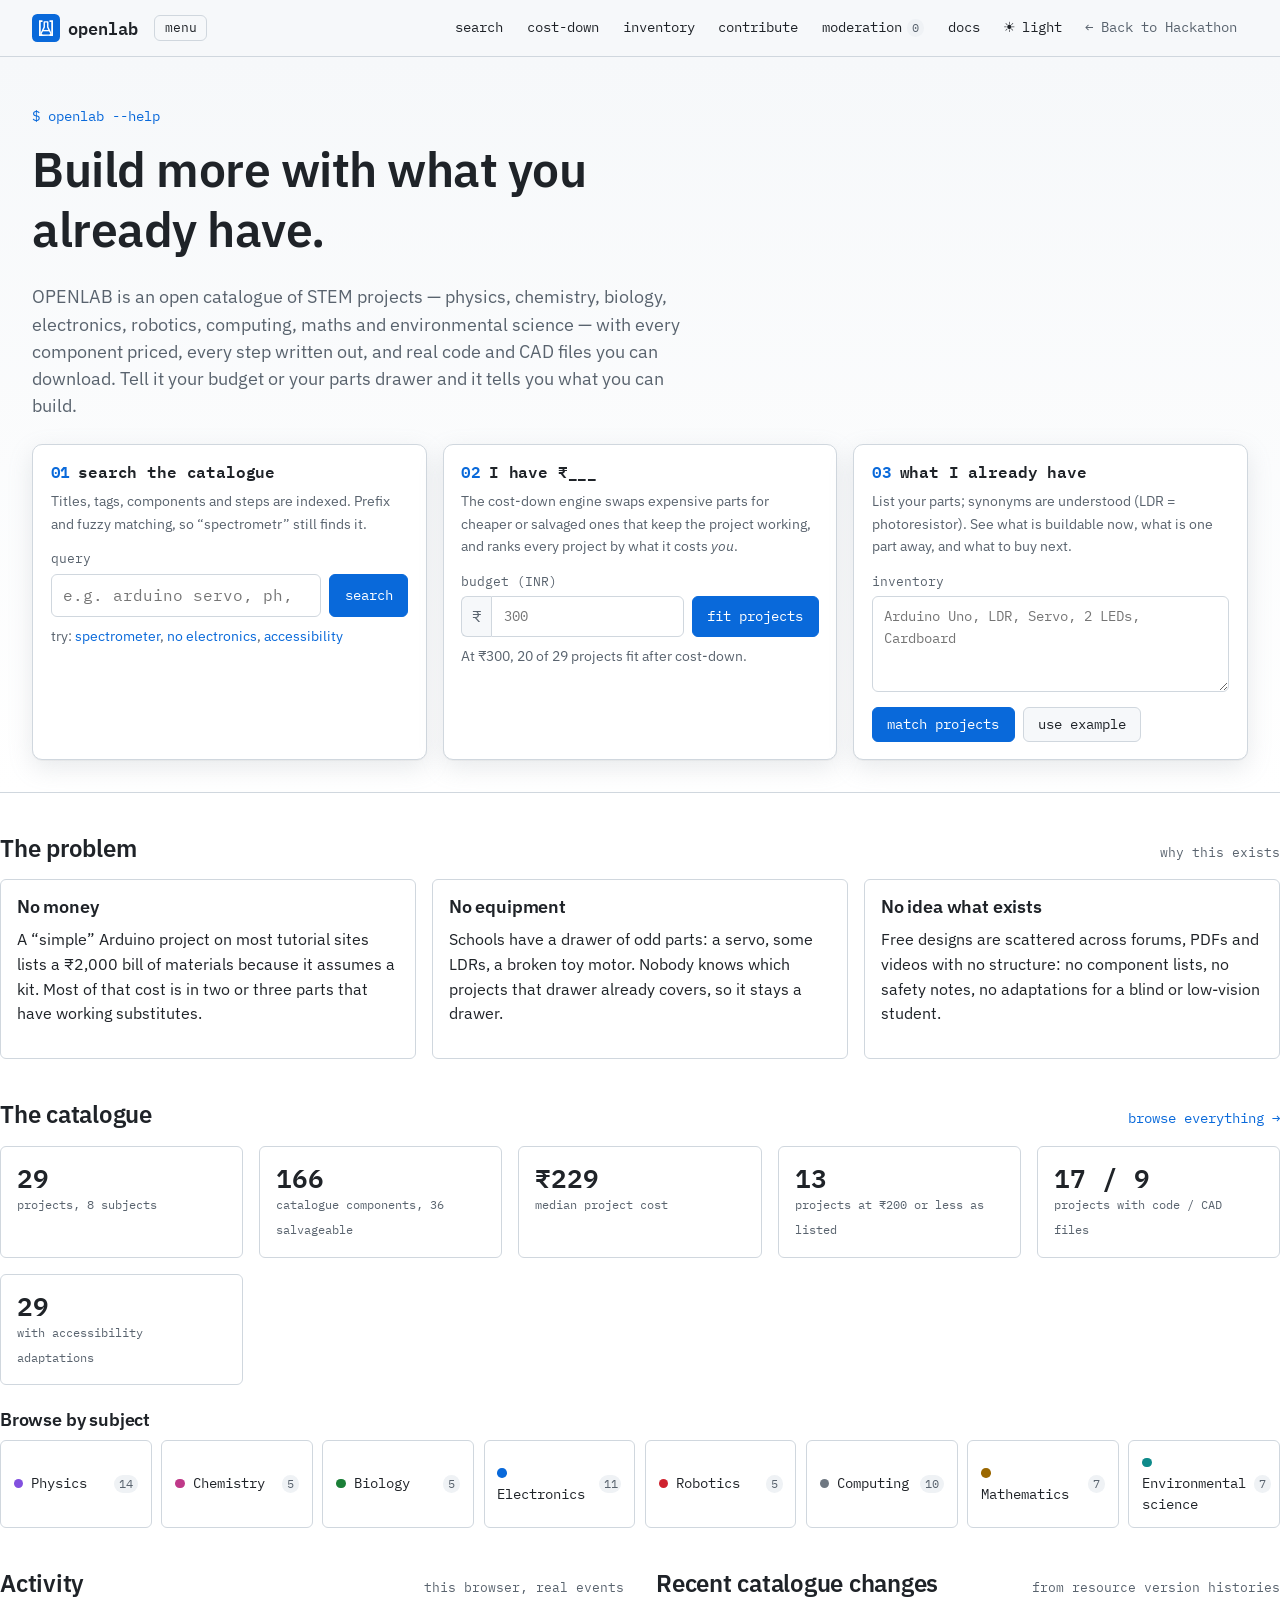
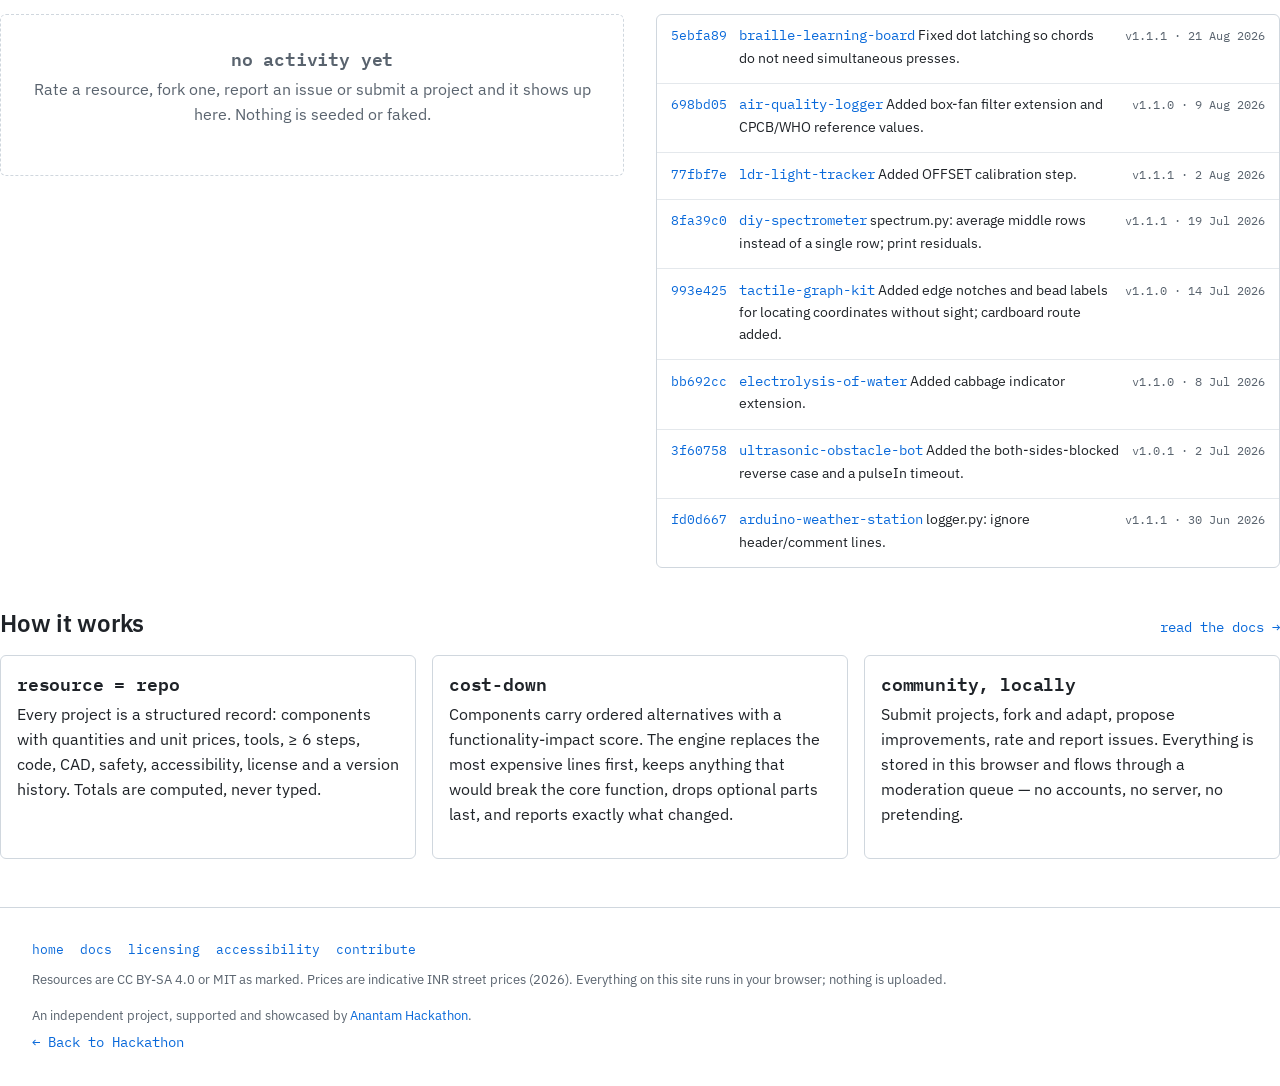
<file: index.html>
<!DOCTYPE html>
<html lang="en">
<head>
<meta charset="utf-8">
<meta name="viewport" content="width=device-width, initial-scale=1">
<title>OPENLAB — Build more with what you already have</title>
<meta name="description" content="An open STEM resource ecosystem: a searchable database of low-cost projects with components, code, CAD and safety notes, a cost-down engine that fits any project to your budget, and an inventory mode that shows what you can build right now.">
<link rel="canonical" href="https://anantamracing.com/hackathon/openlab/">
<meta name="theme-color" content="#f6f8fa">
<meta property="og:title" content="OPENLAB — Build more with what you already have">
<meta property="og:description" content="Open STEM projects with real components, code and CAD. Enter your budget or your parts drawer and see what you can build.">
<link rel="icon" type="image/svg+xml" href="favicon.svg">
<link rel="preconnect" href="https://fonts.googleapis.com">
<link rel="preconnect" href="https://fonts.gstatic.com" crossorigin>
<link href="https://fonts.googleapis.com/css2?family=IBM+Plex+Mono:wght@400;500;600&family=IBM+Plex+Sans:wght@400;500;600&display=swap" rel="stylesheet">
<link rel="stylesheet" href="openlab.css?v=3">
<script>try{var t=JSON.parse(localStorage.getItem('openlab:v1')||'{}').theme;if(!t)t=matchMedia('(prefers-color-scheme: dark)').matches?'dark':'light';document.documentElement.setAttribute('data-theme',t)}catch(e){}</script>
</head>
<body>
<main id="main">
  <section class="hero">
    <div class="wrap">
      <p class="tagline">$ openlab --help</p>
      <h1>Build more with what you already have.</h1>
      <p class="lede">OPENLAB is an open catalogue of STEM projects — physics, chemistry, biology, electronics, robotics, computing, maths and environmental science — with every component priced, every step written out, and real code and CAD files you can download. Tell it your budget or your parts drawer and it tells you what you can build.</p>
      <div class="entry-grid">
        <form class="entry" action="search/" method="get" id="entry-search">
          <h2><span class="n">01</span> search the catalogue</h2>
          <p>Titles, tags, components and steps are indexed. Prefix and fuzzy matching, so “spectrometr” still finds it.</p>
          <label class="lbl" for="q">query</label>
          <div class="search-box"><input class="input" id="q" name="q" type="search" placeholder="e.g. arduino servo, ph, robot" autocomplete="off"><button class="btn btn-primary" type="submit">search</button></div>
          <p class="xs subtle" style="margin:.5rem 0 0" id="search-hints"></p>
        </form>
        <form class="entry" action="costdown/" method="get" id="entry-budget">
          <h2><span class="n">02</span> I have ₹___</h2>
          <p>The cost-down engine swaps expensive parts for cheaper or salvaged ones that keep the project working, and ranks every project by what it costs <em>you</em>.</p>
          <label class="lbl" for="budget">budget (INR)</label>
          <div class="search-box"><div class="input-prefix" style="flex:1"><span>₹</span><input class="input mono" id="budget" name="budget" type="number" min="0" step="10" placeholder="300" inputmode="numeric"></div><button class="btn btn-primary" type="submit">fit projects</button></div>
          <p class="xs subtle" style="margin:.5rem 0 0" id="budget-hint"></p>
        </form>
        <form class="entry" action="inventory/" method="get" id="entry-inventory">
          <h2><span class="n">03</span> what I already have</h2>
          <p>List your parts; synonyms are understood (LDR = photoresistor). See what is buildable now, what is one part away, and what to buy next.</p>
          <label class="lbl" for="have">inventory</label>
          <textarea class="input mono" id="have" name="have" rows="2" placeholder="Arduino Uno, LDR, Servo, 2 LEDs, Cardboard"></textarea>
          <div class="row" style="margin-top:.5rem"><button class="btn btn-primary" type="submit">match projects</button><button class="btn" type="button" id="use-example">use example</button></div>
        </form>
      </div>
    </div>
  </section>

  <section class="section wrap">
    <div class="section-head"><h2>The problem</h2><span class="mono xs muted">why this exists</span></div>
    <div class="problem-grid">
      <div class="card"><h3>No money</h3><p>A “simple” Arduino project on most tutorial sites lists a ₹2,000 bill of materials because it assumes a kit. Most of that cost is in two or three parts that have working substitutes.</p></div>
      <div class="card"><h3>No equipment</h3><p>Schools have a drawer of odd parts: a servo, some LDRs, a broken toy motor. Nobody knows which projects that drawer already covers, so it stays a drawer.</p></div>
      <div class="card"><h3>No idea what exists</h3><p>Free designs are scattered across forums, PDFs and videos with no structure: no component lists, no safety notes, no adaptations for a blind or low-vision student.</p></div>
    </div>
  </section>

  <section class="section wrap">
    <div class="section-head"><h2>The catalogue</h2><a class="mono small" href="search/">browse everything →</a></div>
    <div class="grid-3" id="stats" aria-live="polite"></div>
    <h3 style="margin-top:1.5rem">Browse by subject</h3>
    <div class="subject-grid" id="subjects"></div>
  </section>

  <section class="section wrap">
    <div class="layout-sidebar" style="grid-template-columns: minmax(0,1fr) minmax(0,1fr)">
      <div>
        <div class="section-head"><h2>Activity</h2><span class="mono xs muted">this browser, real events</span></div>
        <div id="activity"></div>
      </div>
      <div>
        <div class="section-head"><h2>Recent catalogue changes</h2><span class="mono xs muted">from resource version histories</span></div>
        <ul class="commit-list" id="changelog"></ul>
      </div>
    </div>
  </section>

  <section class="section wrap">
    <div class="section-head"><h2>How it works</h2><a class="mono small" href="docs/">read the docs →</a></div>
    <div class="grid-3">
      <div class="card"><h3 class="mono">resource = repo</h3><p>Every project is a structured record: components with quantities and unit prices, tools, ≥ 6 steps, code, CAD, safety, accessibility, license and a version history. Totals are computed, never typed.</p></div>
      <div class="card"><h3 class="mono">cost-down</h3><p>Components carry ordered alternatives with a functionality-impact score. The engine replaces the most expensive lines first, keeps anything that would break the core function, drops optional parts last, and reports exactly what changed.</p></div>
      <div class="card"><h3 class="mono">community, locally</h3><p>Submit projects, fork and adapt, propose improvements, rate and report issues. Everything is stored in this browser and flows through a moderation queue — no accounts, no server, no pretending.</p></div>
    </div>
  </section>
</main>
<script type="module" src="js/pages/home.js"></script>
</body>
</html>
</file>
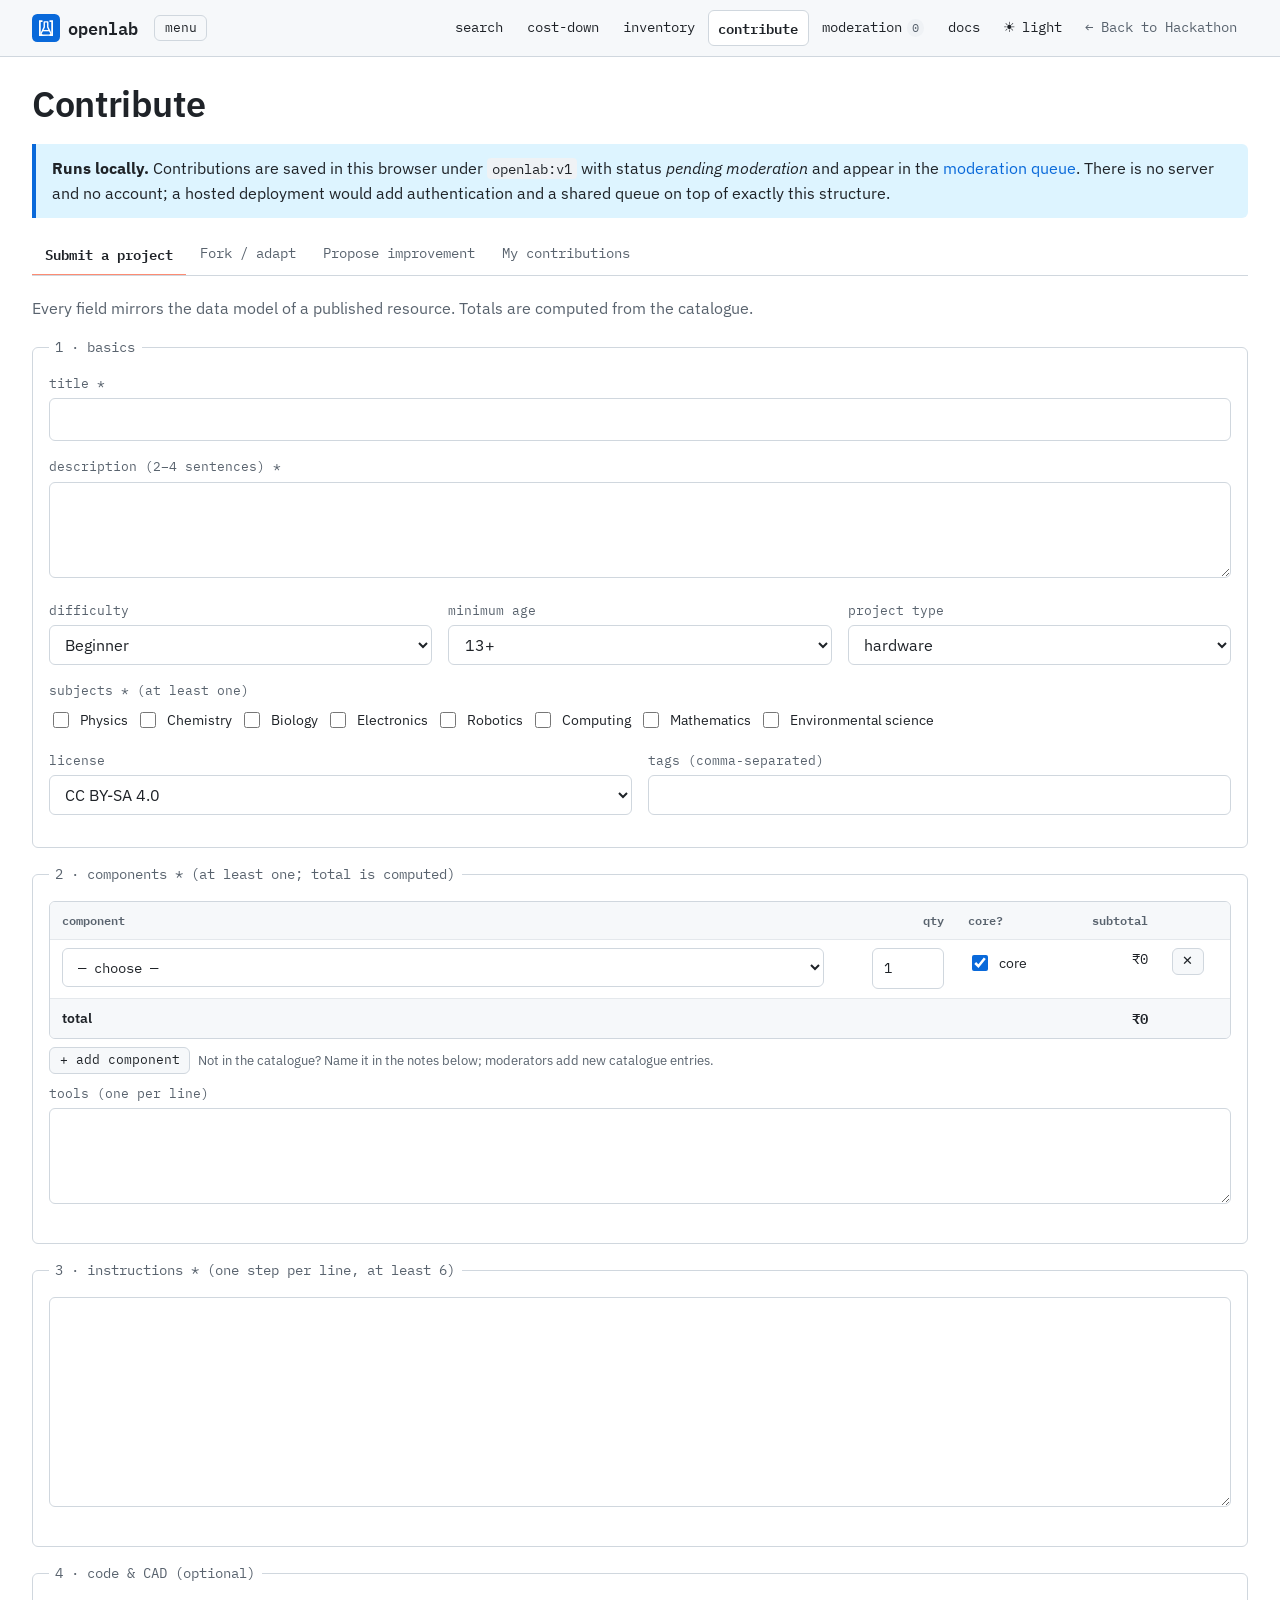
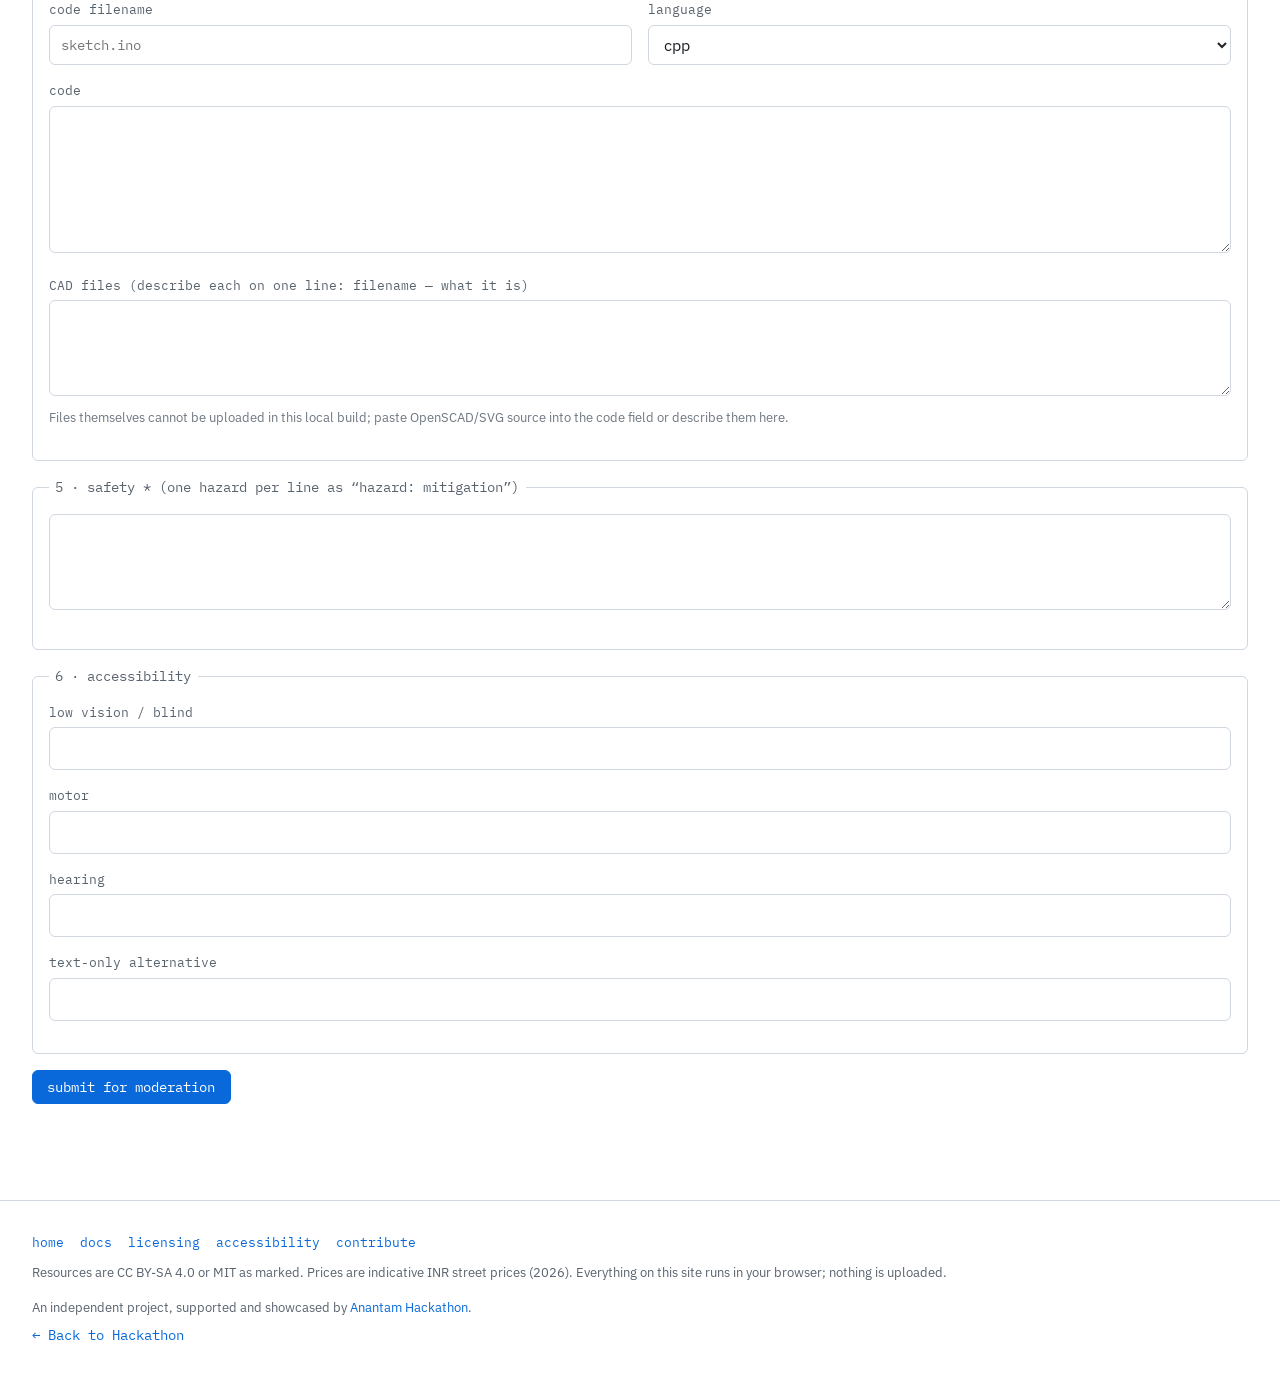
<file: contribute/index.html>
<!DOCTYPE html>
<html lang="en">
<head>
<meta charset="utf-8">
<meta name="viewport" content="width=device-width, initial-scale=1">
<title>Contribute — OPENLAB</title>
<meta name="description" content="Submit a new STEM project, fork and adapt an existing one, or propose improvements. Contributions are stored locally and queued for moderation.">
<link rel="canonical" href="https://anantamracing.com/hackathon/openlab/contribute/">
<meta name="theme-color" content="#f6f8fa">
<meta property="og:title" content="Contribute — OPENLAB">
<meta property="og:description" content="Submit, fork or improve open STEM projects.">
<link rel="icon" type="image/svg+xml" href="../favicon.svg">
<link rel="preconnect" href="https://fonts.googleapis.com">
<link rel="preconnect" href="https://fonts.gstatic.com" crossorigin>
<link href="https://fonts.googleapis.com/css2?family=IBM+Plex+Mono:wght@400;500;600&family=IBM+Plex+Sans:wght@400;500;600&display=swap" rel="stylesheet">
<link rel="stylesheet" href="../openlab.css?v=3">
<script>try{var t=JSON.parse(localStorage.getItem('openlab:v1')||'{}').theme;if(!t)t=matchMedia('(prefers-color-scheme: dark)').matches?'dark':'light';document.documentElement.setAttribute('data-theme',t)}catch(e){}</script>
</head>
<body>
<main id="main" class="wrap page">
  <h1>Contribute</h1>
  <div class="callout"><strong>Runs locally.</strong> Contributions are saved in this browser under <code>openlab:v1</code> with status <em>pending moderation</em> and appear in the <a href="../moderation/">moderation queue</a>. There is no server and no account; a hosted deployment would add authentication and a shared queue on top of exactly this structure.</div>
  <div class="tabs" role="tablist" aria-label="Contribution type" id="mode-tabs">
    <button role="tab" id="tab-new" aria-controls="panel-new" aria-selected="true">Submit a project</button>
    <button role="tab" id="tab-fork" aria-controls="panel-fork" aria-selected="false" tabindex="-1">Fork / adapt</button>
    <button role="tab" id="tab-improve" aria-controls="panel-improve" aria-selected="false" tabindex="-1">Propose improvement</button>
    <button role="tab" id="tab-mine" aria-controls="panel-mine" aria-selected="false" tabindex="-1">My contributions</button>
  </div>
  <div role="tabpanel" id="panel-new" aria-labelledby="tab-new"></div>
  <div role="tabpanel" id="panel-fork" aria-labelledby="tab-fork" hidden></div>
  <div role="tabpanel" id="panel-improve" aria-labelledby="tab-improve" hidden></div>
  <div role="tabpanel" id="panel-mine" aria-labelledby="tab-mine" hidden></div>
</main>
<script type="module" src="../js/pages/contribute.js"></script>
</body>
</html>
</file>
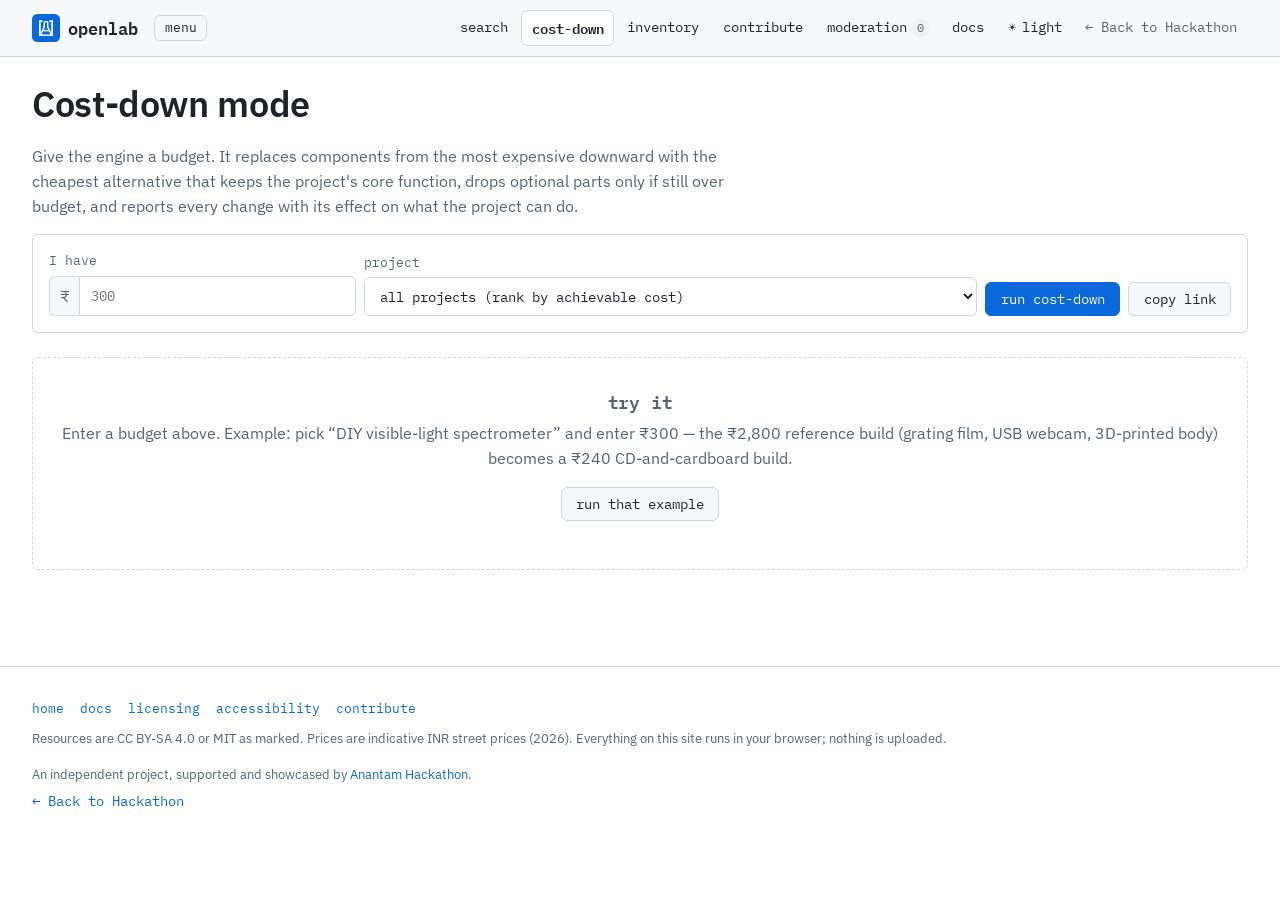
<file: costdown/index.html>
<!DOCTYPE html>
<html lang="en">
<head>
<meta charset="utf-8">
<meta name="viewport" content="width=device-width, initial-scale=1">
<title>Cost-down — OPENLAB</title>
<meta name="description" content="Enter a budget in rupees. OPENLAB's cost-down engine substitutes cheaper or salvaged components that keep each project working and shows exactly what changes.">
<link rel="canonical" href="https://anantamracing.com/hackathon/openlab/costdown/">
<meta name="theme-color" content="#f6f8fa">
<meta property="og:title" content="Cost-down — OPENLAB">
<meta property="og:description" content="Fit any STEM project to your budget with transparent component substitutions.">
<link rel="icon" type="image/svg+xml" href="../favicon.svg">
<link rel="preconnect" href="https://fonts.googleapis.com">
<link rel="preconnect" href="https://fonts.gstatic.com" crossorigin>
<link href="https://fonts.googleapis.com/css2?family=IBM+Plex+Mono:wght@400;500;600&family=IBM+Plex+Sans:wght@400;500;600&display=swap" rel="stylesheet">
<link rel="stylesheet" href="../openlab.css?v=3">
<script>try{var t=JSON.parse(localStorage.getItem('openlab:v1')||'{}').theme;if(!t)t=matchMedia('(prefers-color-scheme: dark)').matches?'dark':'light';document.documentElement.setAttribute('data-theme',t)}catch(e){}</script>
</head>
<body>
<main id="main" class="wrap page">
  <h1>Cost-down mode</h1>
  <p class="muted" style="max-width:70ch">Give the engine a budget. It replaces components from the most expensive downward with the cheapest alternative that keeps the project's core function, drops optional parts only if still over budget, and reports every change with its effect on what the project can do.</p>
  <form id="budget-form" class="box" style="margin-bottom:1.5rem"><div class="box-body row" style="align-items:flex-end">
    <div style="flex:1;min-width:200px"><label class="lbl" for="budget">I have</label><div class="input-prefix"><span>₹</span><input class="input mono" id="budget" type="number" min="0" step="10" inputmode="numeric" placeholder="300" required></div></div>
    <div style="flex:2;min-width:220px"><label class="lbl" for="project">project</label><select class="input mono" id="project"><option value="">all projects (rank by achievable cost)</option></select></div>
    <button class="btn btn-primary" type="submit">run cost-down</button>
    <button class="btn" type="button" id="share">copy link</button>
  </div></form>
  <div id="out" aria-live="polite"></div>
</main>
<script type="module" src="../js/pages/costdown.js"></script>
</body>
</html>
</file>
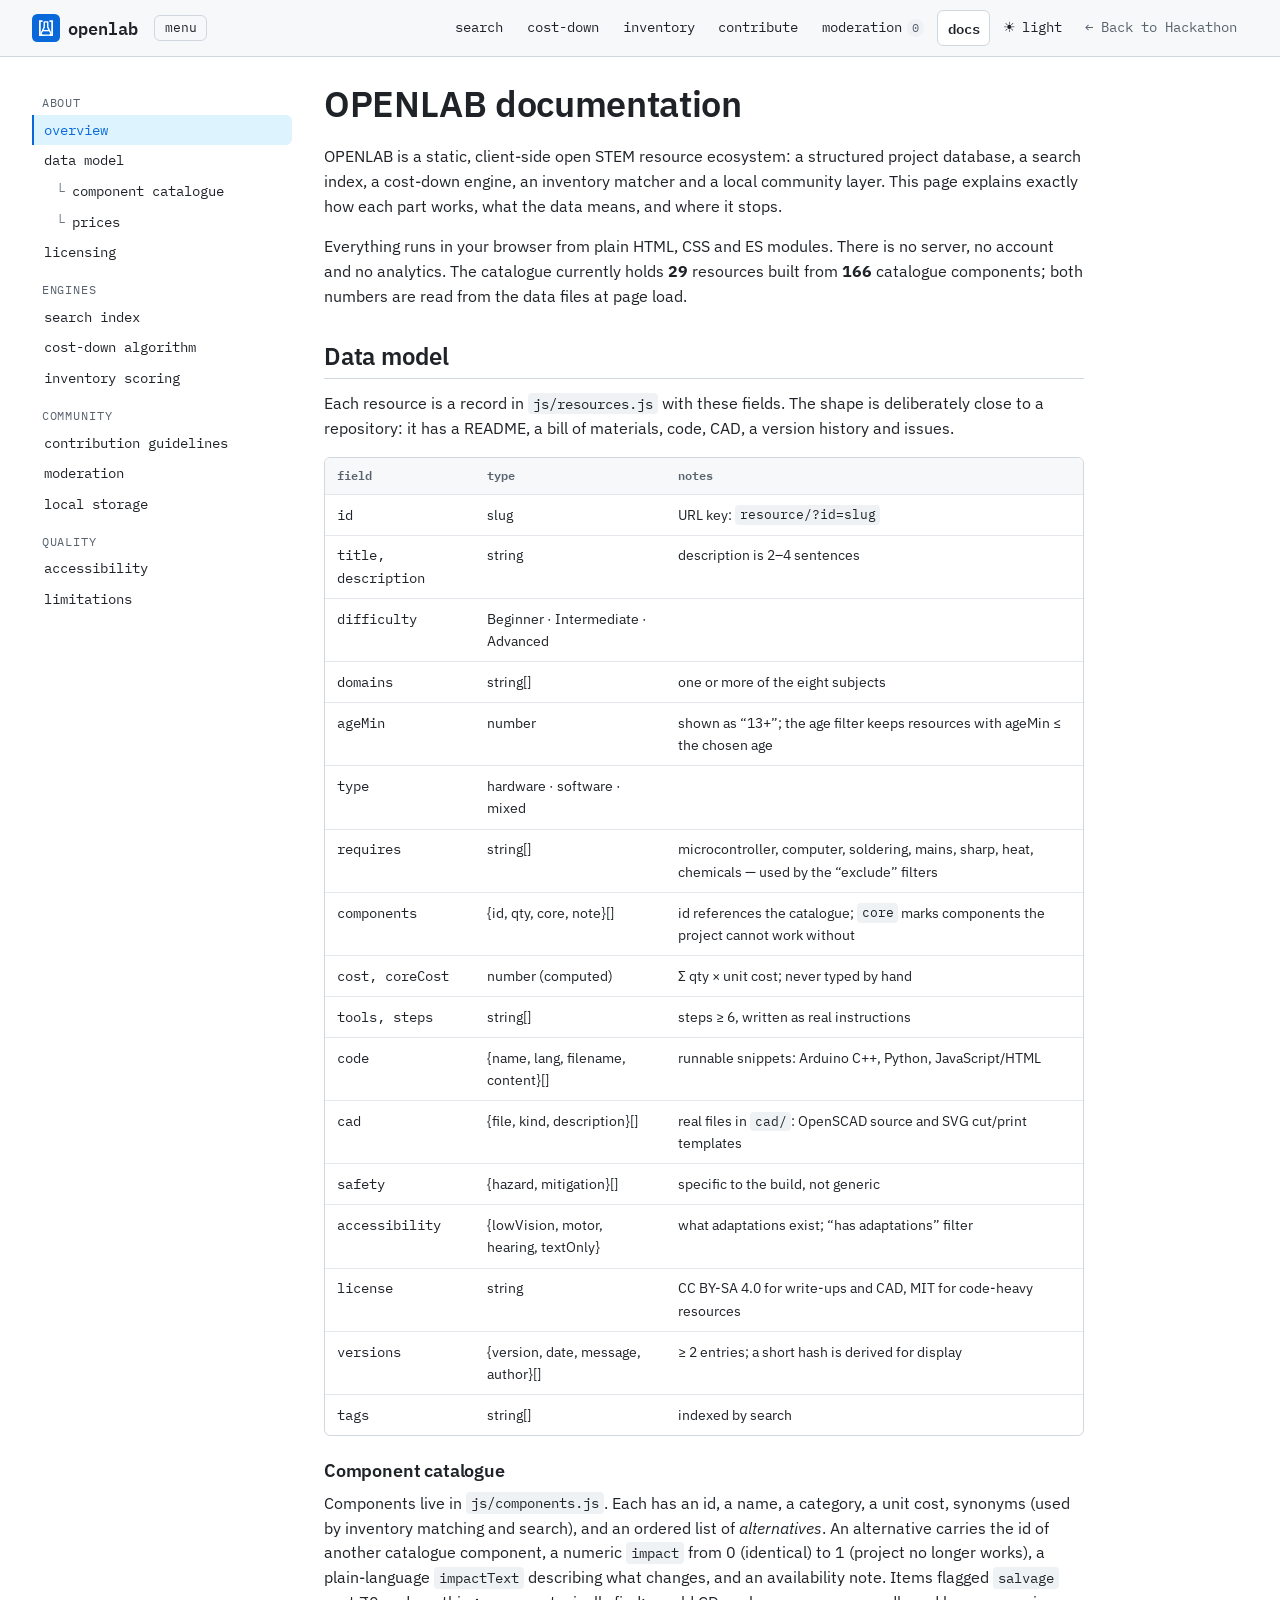
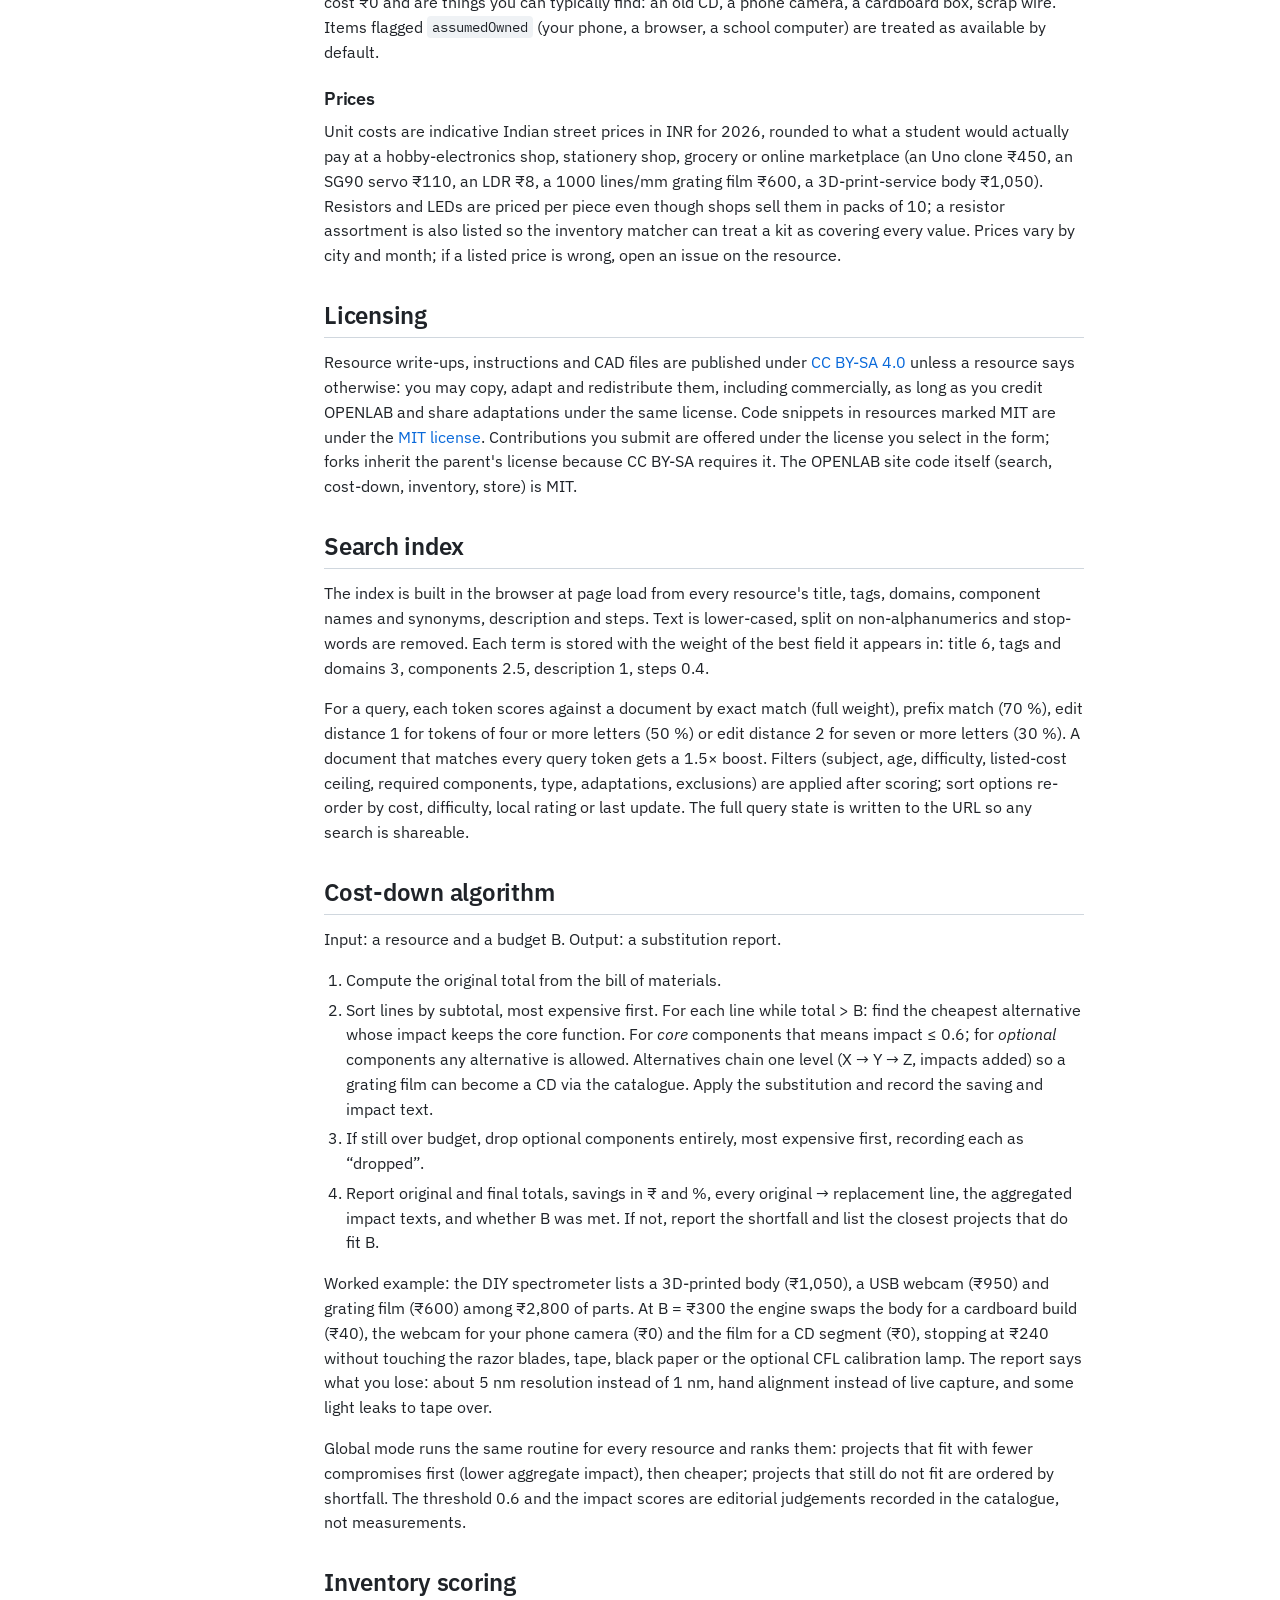
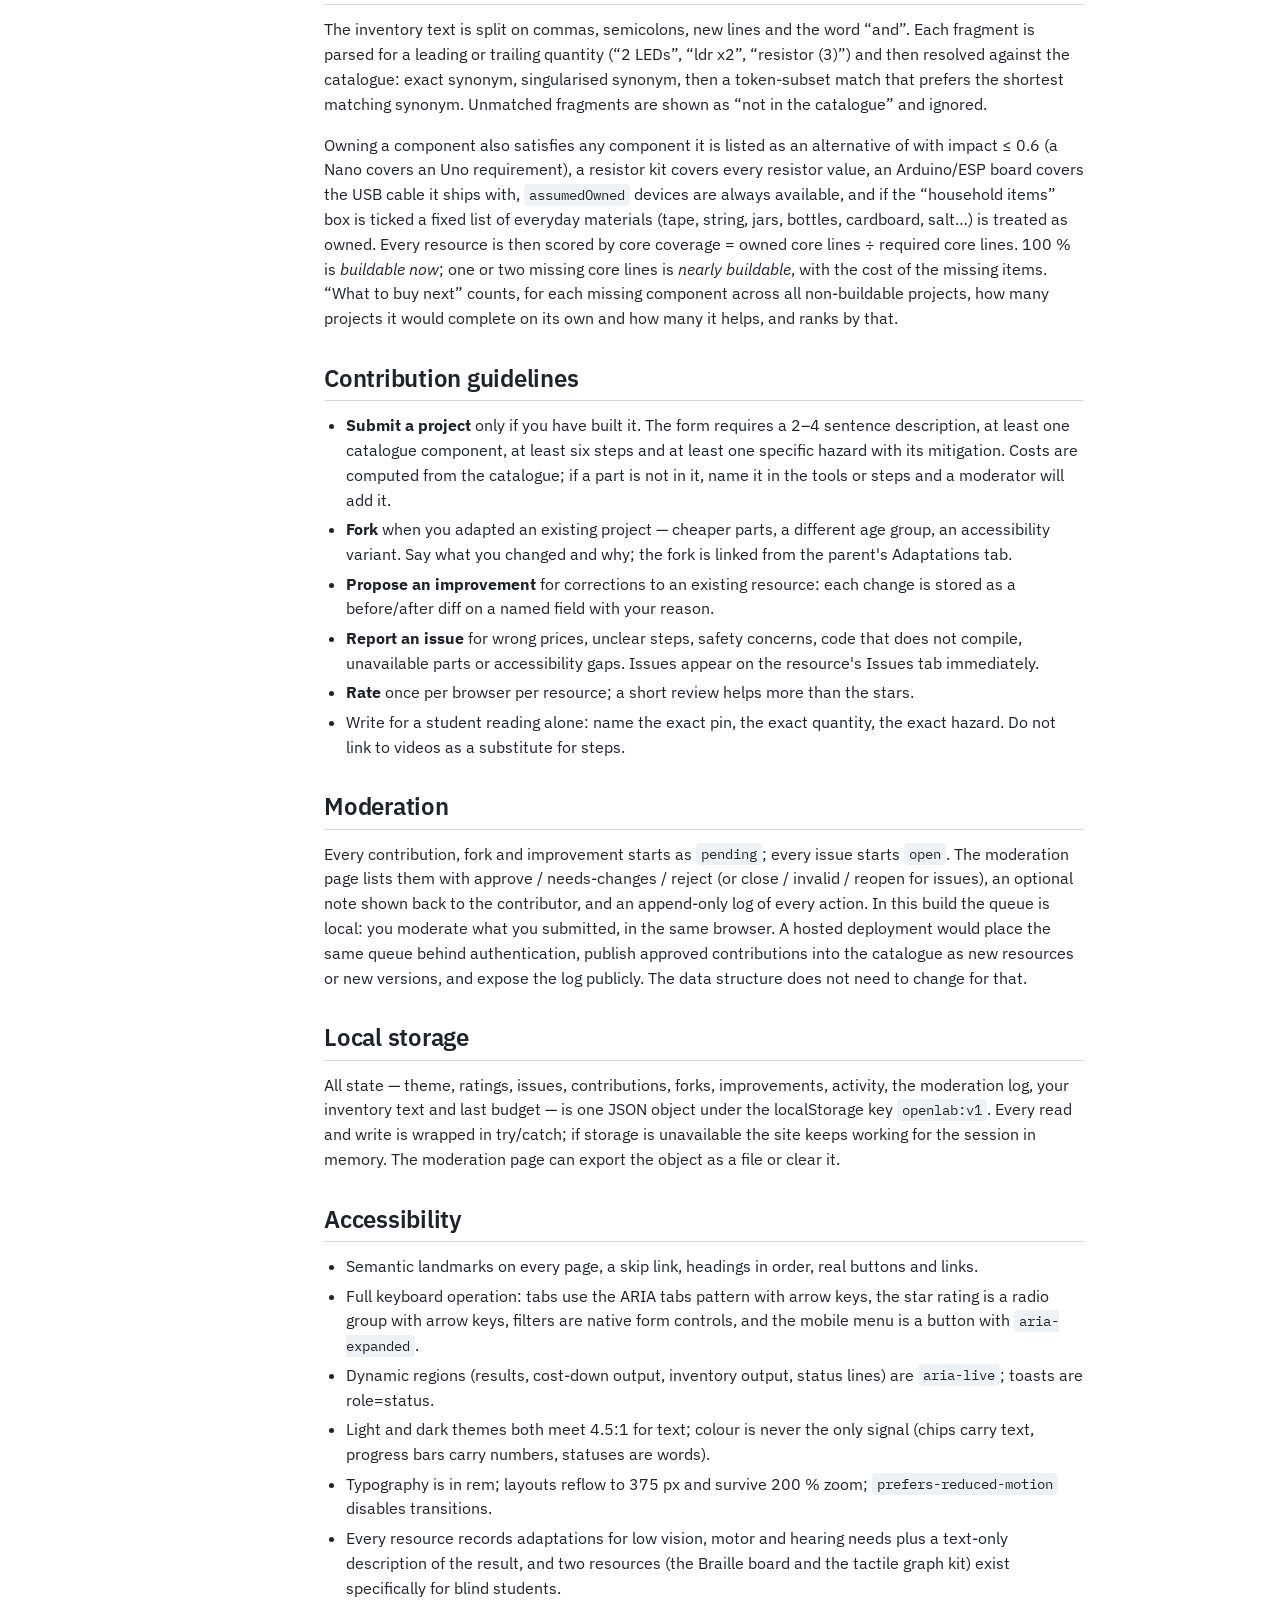
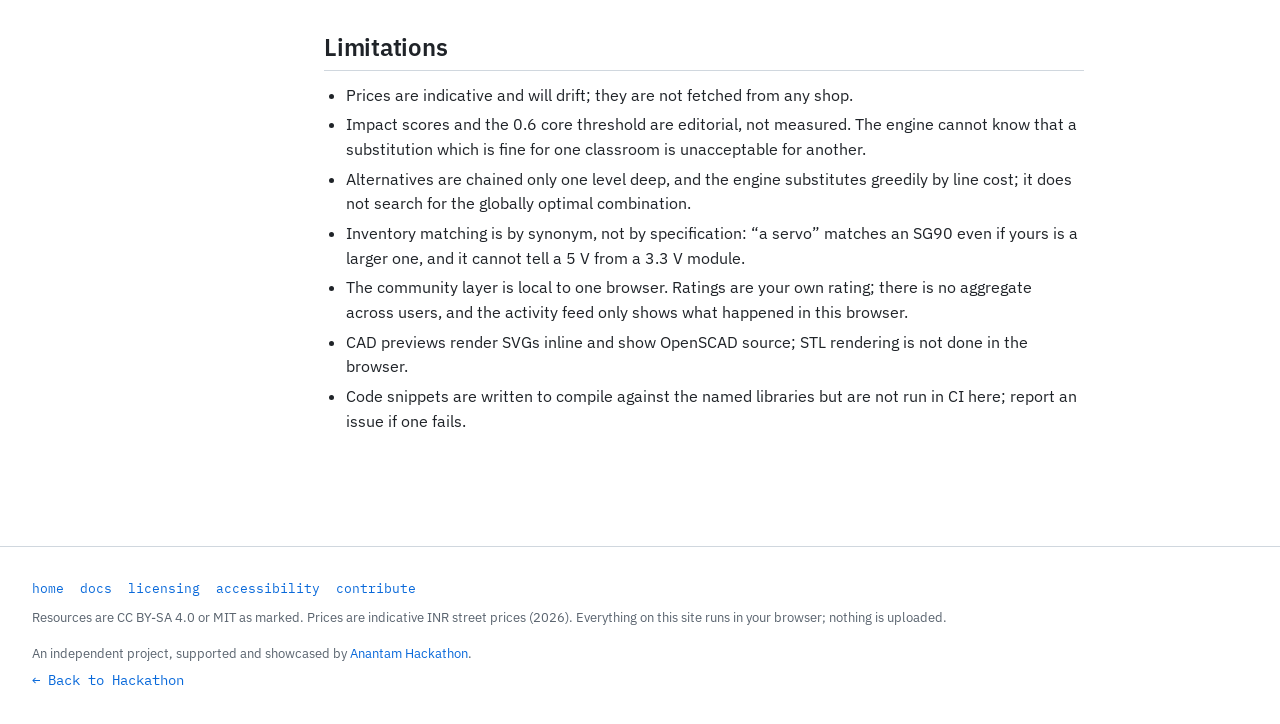
<file: docs/index.html>
<!DOCTYPE html>
<html lang="en">
<head>
<meta charset="utf-8">
<meta name="viewport" content="width=device-width, initial-scale=1">
<title>Docs — OPENLAB</title>
<meta name="description" content="How OPENLAB works: the resource data model, licensing, the search index, the cost-down algorithm, inventory scoring, contribution guidelines, moderation, accessibility and known limitations.">
<link rel="canonical" href="https://anantamracing.com/hackathon/openlab/docs/">
<meta name="theme-color" content="#f6f8fa">
<meta property="og:title" content="Docs — OPENLAB">
<meta property="og:description" content="Data model, algorithms, licensing, accessibility and limitations of OPENLAB.">
<link rel="icon" type="image/svg+xml" href="../favicon.svg">
<link rel="preconnect" href="https://fonts.googleapis.com">
<link rel="preconnect" href="https://fonts.gstatic.com" crossorigin>
<link href="https://fonts.googleapis.com/css2?family=IBM+Plex+Mono:wght@400;500;600&family=IBM+Plex+Sans:wght@400;500;600&display=swap" rel="stylesheet">
<link rel="stylesheet" href="../openlab.css?v=3">
<script>try{var t=JSON.parse(localStorage.getItem('openlab:v1')||'{}').theme;if(!t)t=matchMedia('(prefers-color-scheme: dark)').matches?'dark':'light';document.documentElement.setAttribute('data-theme',t)}catch(e){}</script>
</head>
<body>
<main id="main" class="wrap page">
  <div class="layout-sidebar-left">
    <nav class="doc-tree" aria-label="Documentation">
      <ul>
        <li class="tree-group">about</li>
        <li><a href="#overview">overview</a></li>
        <li><a href="#data-model">data model</a><ul><li><a href="#components">component catalogue</a></li><li><a href="#prices">prices</a></li></ul></li>
        <li><a href="#licensing">licensing</a></li>
        <li class="tree-group">engines</li>
        <li><a href="#search">search index</a></li>
        <li><a href="#costdown">cost-down algorithm</a></li>
        <li><a href="#inventory">inventory scoring</a></li>
        <li class="tree-group">community</li>
        <li><a href="#contributing">contribution guidelines</a></li>
        <li><a href="#moderation">moderation</a></li>
        <li><a href="#storage">local storage</a></li>
        <li class="tree-group">quality</li>
        <li><a href="#accessibility">accessibility</a></li>
        <li><a href="#limitations">limitations</a></li>
      </ul>
    </nav>
    <article class="prose">
      <h1 id="overview">OPENLAB documentation</h1>
      <p class="lede">OPENLAB is a static, client-side open STEM resource ecosystem: a structured project database, a search index, a cost-down engine, an inventory matcher and a local community layer. This page explains exactly how each part works, what the data means, and where it stops.</p>
      <p>Everything runs in your browser from plain HTML, CSS and ES modules. There is no server, no account and no analytics. The catalogue currently holds <strong id="n-res">…</strong> resources built from <strong id="n-comp">…</strong> catalogue components; both numbers are read from the data files at page load.</p>

      <h2 id="data-model">Data model</h2>
      <p>Each resource is a record in <code>js/resources.js</code> with these fields. The shape is deliberately close to a repository: it has a README, a bill of materials, code, CAD, a version history and issues.</p>
      <div class="table-wrap"><table class="tbl"><thead><tr><th>field</th><th>type</th><th>notes</th></tr></thead><tbody>
        <tr><td class="mono">id</td><td>slug</td><td>URL key: <code>resource/?id=slug</code></td></tr>
        <tr><td class="mono">title, description</td><td>string</td><td>description is 2–4 sentences</td></tr>
        <tr><td class="mono">difficulty</td><td>Beginner · Intermediate · Advanced</td><td></td></tr>
        <tr><td class="mono">domains</td><td>string[]</td><td>one or more of the eight subjects</td></tr>
        <tr><td class="mono">ageMin</td><td>number</td><td>shown as “13+”; the age filter keeps resources with ageMin ≤ the chosen age</td></tr>
        <tr><td class="mono">type</td><td>hardware · software · mixed</td><td></td></tr>
        <tr><td class="mono">requires</td><td>string[]</td><td>microcontroller, computer, soldering, mains, sharp, heat, chemicals — used by the “exclude” filters</td></tr>
        <tr><td class="mono">components</td><td>{id, qty, core, note}[]</td><td>id references the catalogue; <code>core</code> marks components the project cannot work without</td></tr>
        <tr><td class="mono">cost, coreCost</td><td>number (computed)</td><td>Σ qty × unit cost; never typed by hand</td></tr>
        <tr><td class="mono">tools, steps</td><td>string[]</td><td>steps ≥ 6, written as real instructions</td></tr>
        <tr><td class="mono">code</td><td>{name, lang, filename, content}[]</td><td>runnable snippets: Arduino C++, Python, JavaScript/HTML</td></tr>
        <tr><td class="mono">cad</td><td>{file, kind, description}[]</td><td>real files in <code>cad/</code>: OpenSCAD source and SVG cut/print templates</td></tr>
        <tr><td class="mono">safety</td><td>{hazard, mitigation}[]</td><td>specific to the build, not generic</td></tr>
        <tr><td class="mono">accessibility</td><td>{lowVision, motor, hearing, textOnly}</td><td>what adaptations exist; “has adaptations” filter</td></tr>
        <tr><td class="mono">license</td><td>string</td><td>CC BY-SA 4.0 for write-ups and CAD, MIT for code-heavy resources</td></tr>
        <tr><td class="mono">versions</td><td>{version, date, message, author}[]</td><td>≥ 2 entries; a short hash is derived for display</td></tr>
        <tr><td class="mono">tags</td><td>string[]</td><td>indexed by search</td></tr>
      </tbody></table></div>

      <h3 id="components">Component catalogue</h3>
      <p>Components live in <code>js/components.js</code>. Each has an id, a name, a category, a unit cost, synonyms (used by inventory matching and search), and an ordered list of <em>alternatives</em>. An alternative carries the id of another catalogue component, a numeric <code>impact</code> from 0 (identical) to 1 (project no longer works), a plain-language <code>impactText</code> describing what changes, and an availability note. Items flagged <code>salvage</code> cost ₹0 and are things you can typically find: an old CD, a phone camera, a cardboard box, scrap wire. Items flagged <code>assumedOwned</code> (your phone, a browser, a school computer) are treated as available by default.</p>

      <h3 id="prices">Prices</h3>
      <p>Unit costs are indicative Indian street prices in INR for 2026, rounded to what a student would actually pay at a hobby-electronics shop, stationery shop, grocery or online marketplace (an Uno clone ₹450, an SG90 servo ₹110, an LDR ₹8, a 1000 lines/mm grating film ₹600, a 3D-print-service body ₹1,050). Resistors and LEDs are priced per piece even though shops sell them in packs of 10; a resistor assortment is also listed so the inventory matcher can treat a kit as covering every value. Prices vary by city and month; if a listed price is wrong, open an issue on the resource.</p>

      <h2 id="licensing">Licensing</h2>
      <p>Resource write-ups, instructions and CAD files are published under <a href="https://creativecommons.org/licenses/by-sa/4.0/">CC BY-SA 4.0</a> unless a resource says otherwise: you may copy, adapt and redistribute them, including commercially, as long as you credit OPENLAB and share adaptations under the same license. Code snippets in resources marked MIT are under the <a href="https://opensource.org/license/mit">MIT license</a>. Contributions you submit are offered under the license you select in the form; forks inherit the parent's license because CC BY-SA requires it. The OPENLAB site code itself (search, cost-down, inventory, store) is MIT.</p>

      <h2 id="search">Search index</h2>
      <p>The index is built in the browser at page load from every resource's title, tags, domains, component names and synonyms, description and steps. Text is lower-cased, split on non-alphanumerics and stop-words are removed. Each term is stored with the weight of the best field it appears in: title 6, tags and domains 3, components 2.5, description 1, steps 0.4.</p>
      <p>For a query, each token scores against a document by exact match (full weight), prefix match (70 %), edit distance 1 for tokens of four or more letters (50 %) or edit distance 2 for seven or more letters (30 %). A document that matches every query token gets a 1.5× boost. Filters (subject, age, difficulty, listed-cost ceiling, required components, type, adaptations, exclusions) are applied after scoring; sort options re-order by cost, difficulty, local rating or last update. The full query state is written to the URL so any search is shareable.</p>

      <h2 id="costdown">Cost-down algorithm</h2>
      <p>Input: a resource and a budget B. Output: a substitution report.</p>
      <ol>
        <li>Compute the original total from the bill of materials.</li>
        <li>Sort lines by subtotal, most expensive first. For each line while total &gt; B: find the cheapest alternative whose impact keeps the core function. For <em>core</em> components that means impact ≤ 0.6; for <em>optional</em> components any alternative is allowed. Alternatives chain one level (X → Y → Z, impacts added) so a grating film can become a CD via the catalogue. Apply the substitution and record the saving and impact text.</li>
        <li>If still over budget, drop optional components entirely, most expensive first, recording each as “dropped”.</li>
        <li>Report original and final totals, savings in ₹ and %, every original → replacement line, the aggregated impact texts, and whether B was met. If not, report the shortfall and list the closest projects that do fit B.</li>
      </ol>
      <p>Worked example: the DIY spectrometer lists a 3D-printed body (₹1,050), a USB webcam (₹950) and grating film (₹600) among ₹2,800 of parts. At B = ₹300 the engine swaps the body for a cardboard build (₹40), the webcam for your phone camera (₹0) and the film for a CD segment (₹0), stopping at ₹240 without touching the razor blades, tape, black paper or the optional CFL calibration lamp. The report says what you lose: about 5 nm resolution instead of 1 nm, hand alignment instead of live capture, and some light leaks to tape over.</p>
      <p>Global mode runs the same routine for every resource and ranks them: projects that fit with fewer compromises first (lower aggregate impact), then cheaper; projects that still do not fit are ordered by shortfall. The threshold 0.6 and the impact scores are editorial judgements recorded in the catalogue, not measurements.</p>

      <h2 id="inventory">Inventory scoring</h2>
      <p>The inventory text is split on commas, semicolons, new lines and the word “and”. Each fragment is parsed for a leading or trailing quantity (“2 LEDs”, “ldr x2”, “resistor (3)”) and then resolved against the catalogue: exact synonym, singularised synonym, then a token-subset match that prefers the shortest matching synonym. Unmatched fragments are shown as “not in the catalogue” and ignored.</p>
      <p>Owning a component also satisfies any component it is listed as an alternative of with impact ≤ 0.6 (a Nano covers an Uno requirement), a resistor kit covers every resistor value, an Arduino/ESP board covers the USB cable it ships with, <code>assumedOwned</code> devices are always available, and if the “household items” box is ticked a fixed list of everyday materials (tape, string, jars, bottles, cardboard, salt…) is treated as owned. Every resource is then scored by core coverage = owned core lines ÷ required core lines. 100 % is <em>buildable now</em>; one or two missing core lines is <em>nearly buildable</em>, with the cost of the missing items. “What to buy next” counts, for each missing component across all non-buildable projects, how many projects it would complete on its own and how many it helps, and ranks by that.</p>

      <h2 id="contributing">Contribution guidelines</h2>
      <ul>
        <li><strong>Submit a project</strong> only if you have built it. The form requires a 2–4 sentence description, at least one catalogue component, at least six steps and at least one specific hazard with its mitigation. Costs are computed from the catalogue; if a part is not in it, name it in the tools or steps and a moderator will add it.</li>
        <li><strong>Fork</strong> when you adapted an existing project — cheaper parts, a different age group, an accessibility variant. Say what you changed and why; the fork is linked from the parent's Adaptations tab.</li>
        <li><strong>Propose an improvement</strong> for corrections to an existing resource: each change is stored as a before/after diff on a named field with your reason.</li>
        <li><strong>Report an issue</strong> for wrong prices, unclear steps, safety concerns, code that does not compile, unavailable parts or accessibility gaps. Issues appear on the resource's Issues tab immediately.</li>
        <li><strong>Rate</strong> once per browser per resource; a short review helps more than the stars.</li>
        <li>Write for a student reading alone: name the exact pin, the exact quantity, the exact hazard. Do not link to videos as a substitute for steps.</li>
      </ul>

      <h2 id="moderation">Moderation</h2>
      <p>Every contribution, fork and improvement starts as <code>pending</code>; every issue starts <code>open</code>. The moderation page lists them with approve / needs-changes / reject (or close / invalid / reopen for issues), an optional note shown back to the contributor, and an append-only log of every action. In this build the queue is local: you moderate what you submitted, in the same browser. A hosted deployment would place the same queue behind authentication, publish approved contributions into the catalogue as new resources or new versions, and expose the log publicly. The data structure does not need to change for that.</p>

      <h2 id="storage">Local storage</h2>
      <p>All state — theme, ratings, issues, contributions, forks, improvements, activity, the moderation log, your inventory text and last budget — is one JSON object under the localStorage key <code>openlab:v1</code>. Every read and write is wrapped in try/catch; if storage is unavailable the site keeps working for the session in memory. The moderation page can export the object as a file or clear it.</p>

      <h2 id="accessibility">Accessibility</h2>
      <ul>
        <li>Semantic landmarks on every page, a skip link, headings in order, real buttons and links.</li>
        <li>Full keyboard operation: tabs use the ARIA tabs pattern with arrow keys, the star rating is a radio group with arrow keys, filters are native form controls, and the mobile menu is a button with <code>aria-expanded</code>.</li>
        <li>Dynamic regions (results, cost-down output, inventory output, status lines) are <code>aria-live</code>; toasts are role=status.</li>
        <li>Light and dark themes both meet 4.5:1 for text; colour is never the only signal (chips carry text, progress bars carry numbers, statuses are words).</li>
        <li>Typography is in rem; layouts reflow to 375 px and survive 200 % zoom; <code>prefers-reduced-motion</code> disables transitions.</li>
        <li>Every resource records adaptations for low vision, motor and hearing needs plus a text-only description of the result, and two resources (the Braille board and the tactile graph kit) exist specifically for blind students.</li>
      </ul>

      <h2 id="limitations">Limitations</h2>
      <ul>
        <li>Prices are indicative and will drift; they are not fetched from any shop.</li>
        <li>Impact scores and the 0.6 core threshold are editorial, not measured. The engine cannot know that a substitution which is fine for one classroom is unacceptable for another.</li>
        <li>Alternatives are chained only one level deep, and the engine substitutes greedily by line cost; it does not search for the globally optimal combination.</li>
        <li>Inventory matching is by synonym, not by specification: “a servo” matches an SG90 even if yours is a larger one, and it cannot tell a 5 V from a 3.3 V module.</li>
        <li>The community layer is local to one browser. Ratings are your own rating; there is no aggregate across users, and the activity feed only shows what happened in this browser.</li>
        <li>CAD previews render SVGs inline and show OpenSCAD source; STL rendering is not done in the browser.</li>
        <li>Code snippets are written to compile against the named libraries but are not run in CI here; report an issue if one fails.</li>
      </ul>
    </article>
  </div>
</main>
<script type="module">
import { RESOURCES } from '../js/resources.js';
import { COMPONENTS } from '../js/components.js';
import { mountChrome, $, $$ } from '../js/ui.js';
mountChrome('docs');
$('#n-res').textContent = RESOURCES.length; $('#n-comp').textContent = Object.keys(COMPONENTS).length;
const links = $$('.doc-tree a'); const heads = links.map(a => document.querySelector(a.getAttribute('href'))).filter(Boolean);
const setActive = () => { let cur = heads[0]; for (const hd of heads) if (hd.getBoundingClientRect().top < 120) cur = hd; links.forEach(a => a.classList.toggle('active', a.getAttribute('href') === '#' + cur.id)); };
document.addEventListener('scroll', setActive, { passive: true }); setActive();
</script>
</body>
</html>
</file>
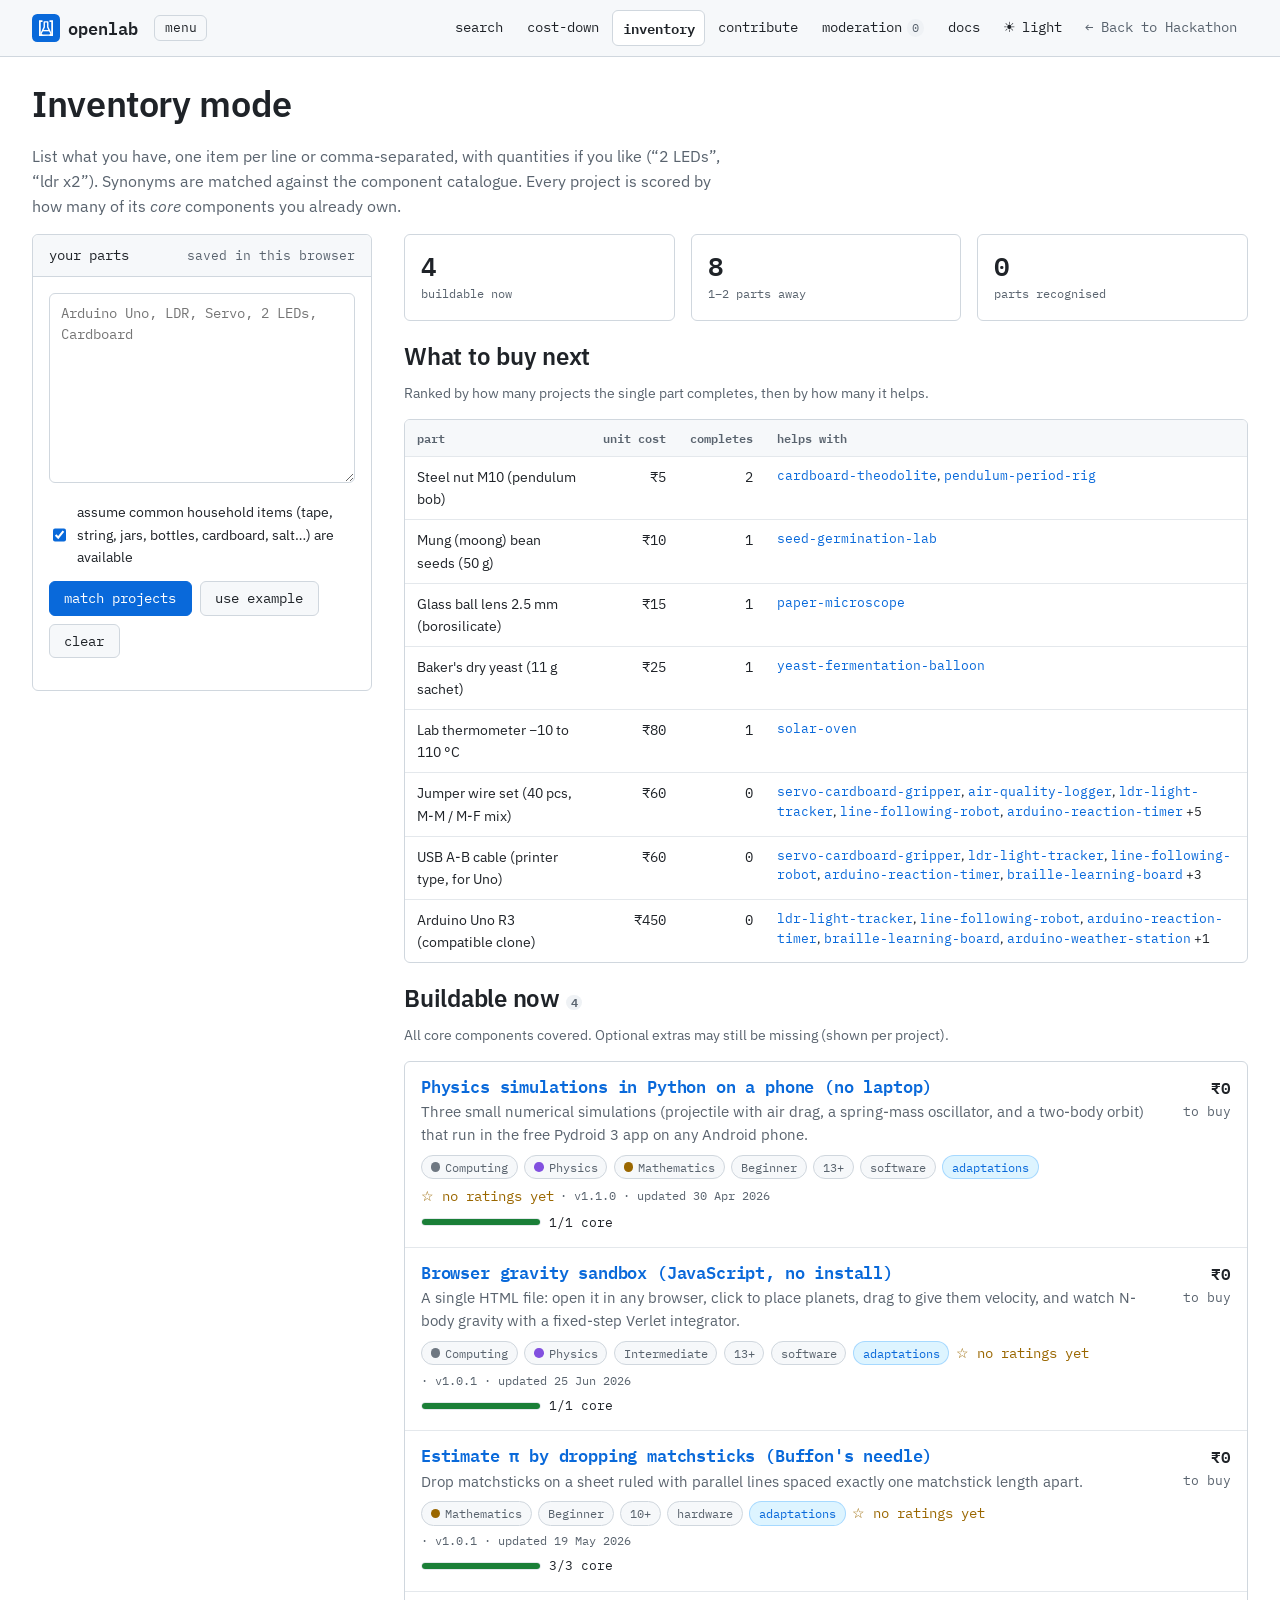
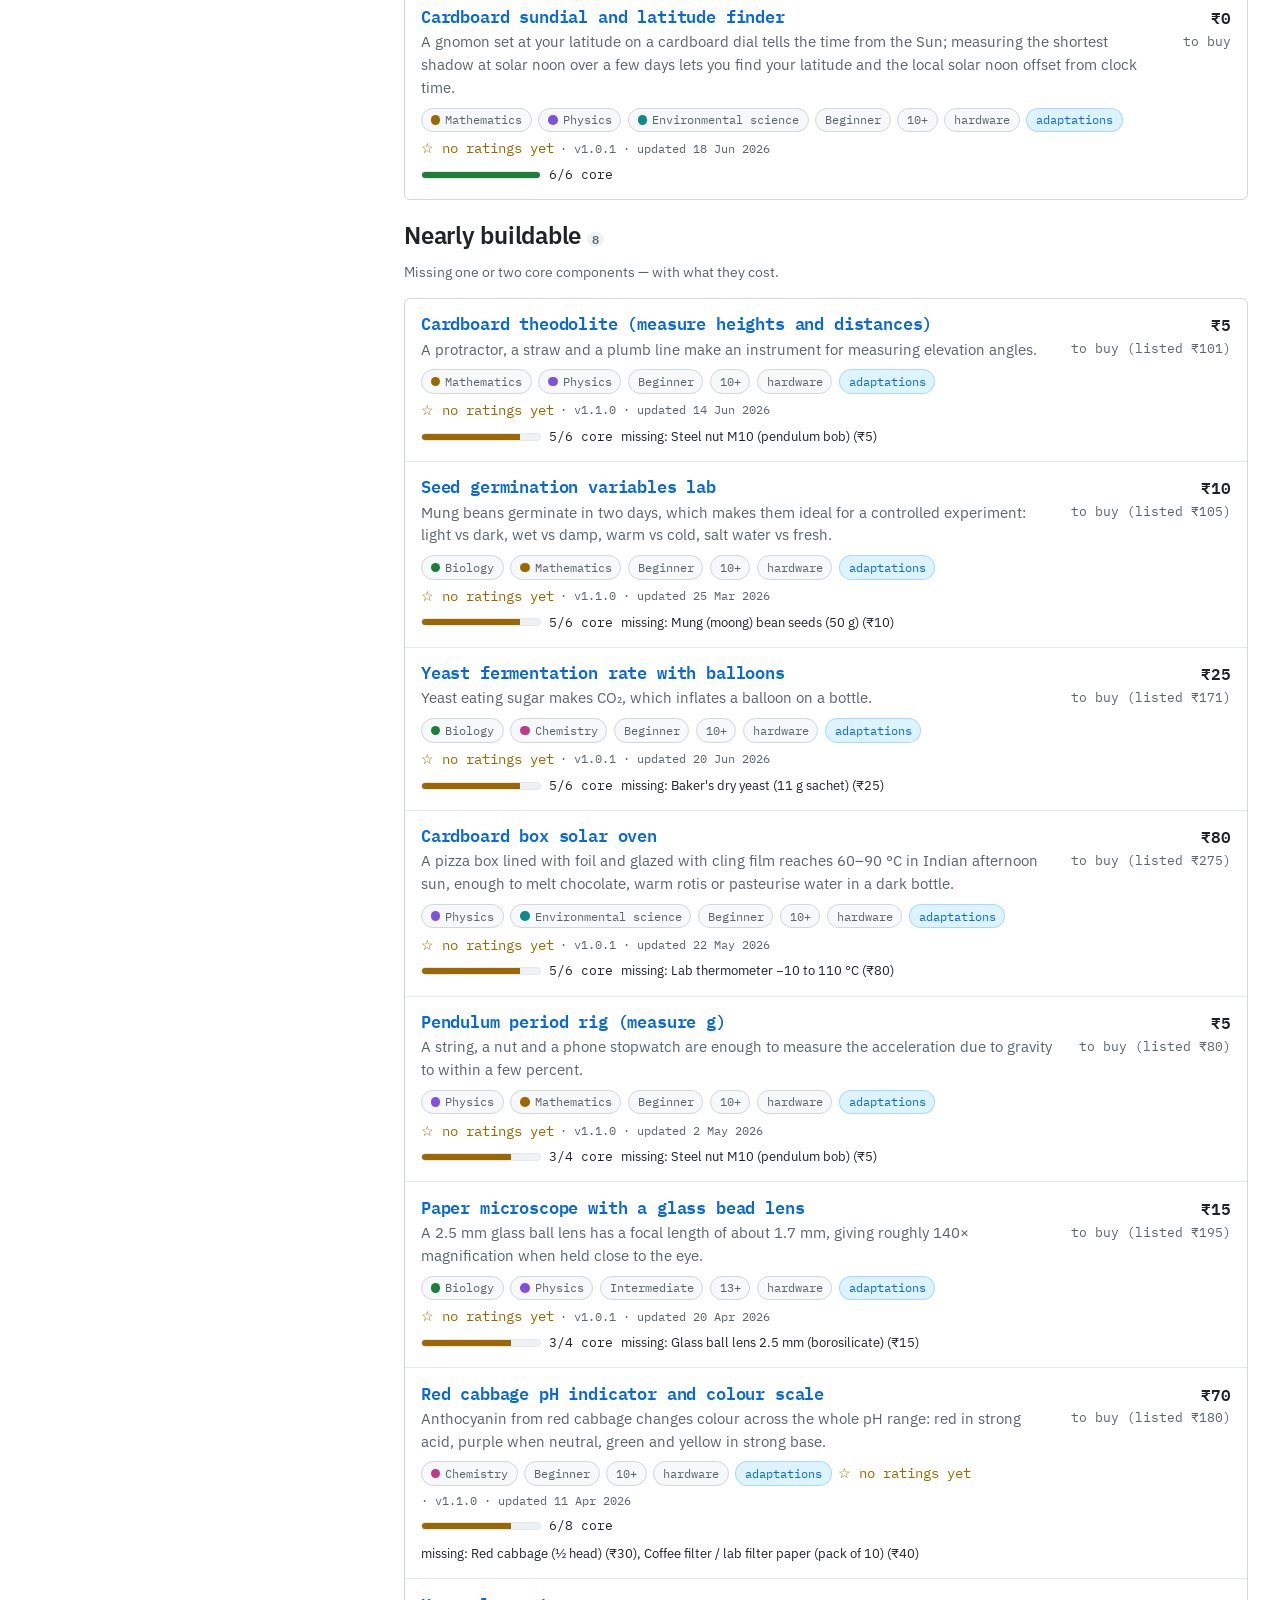
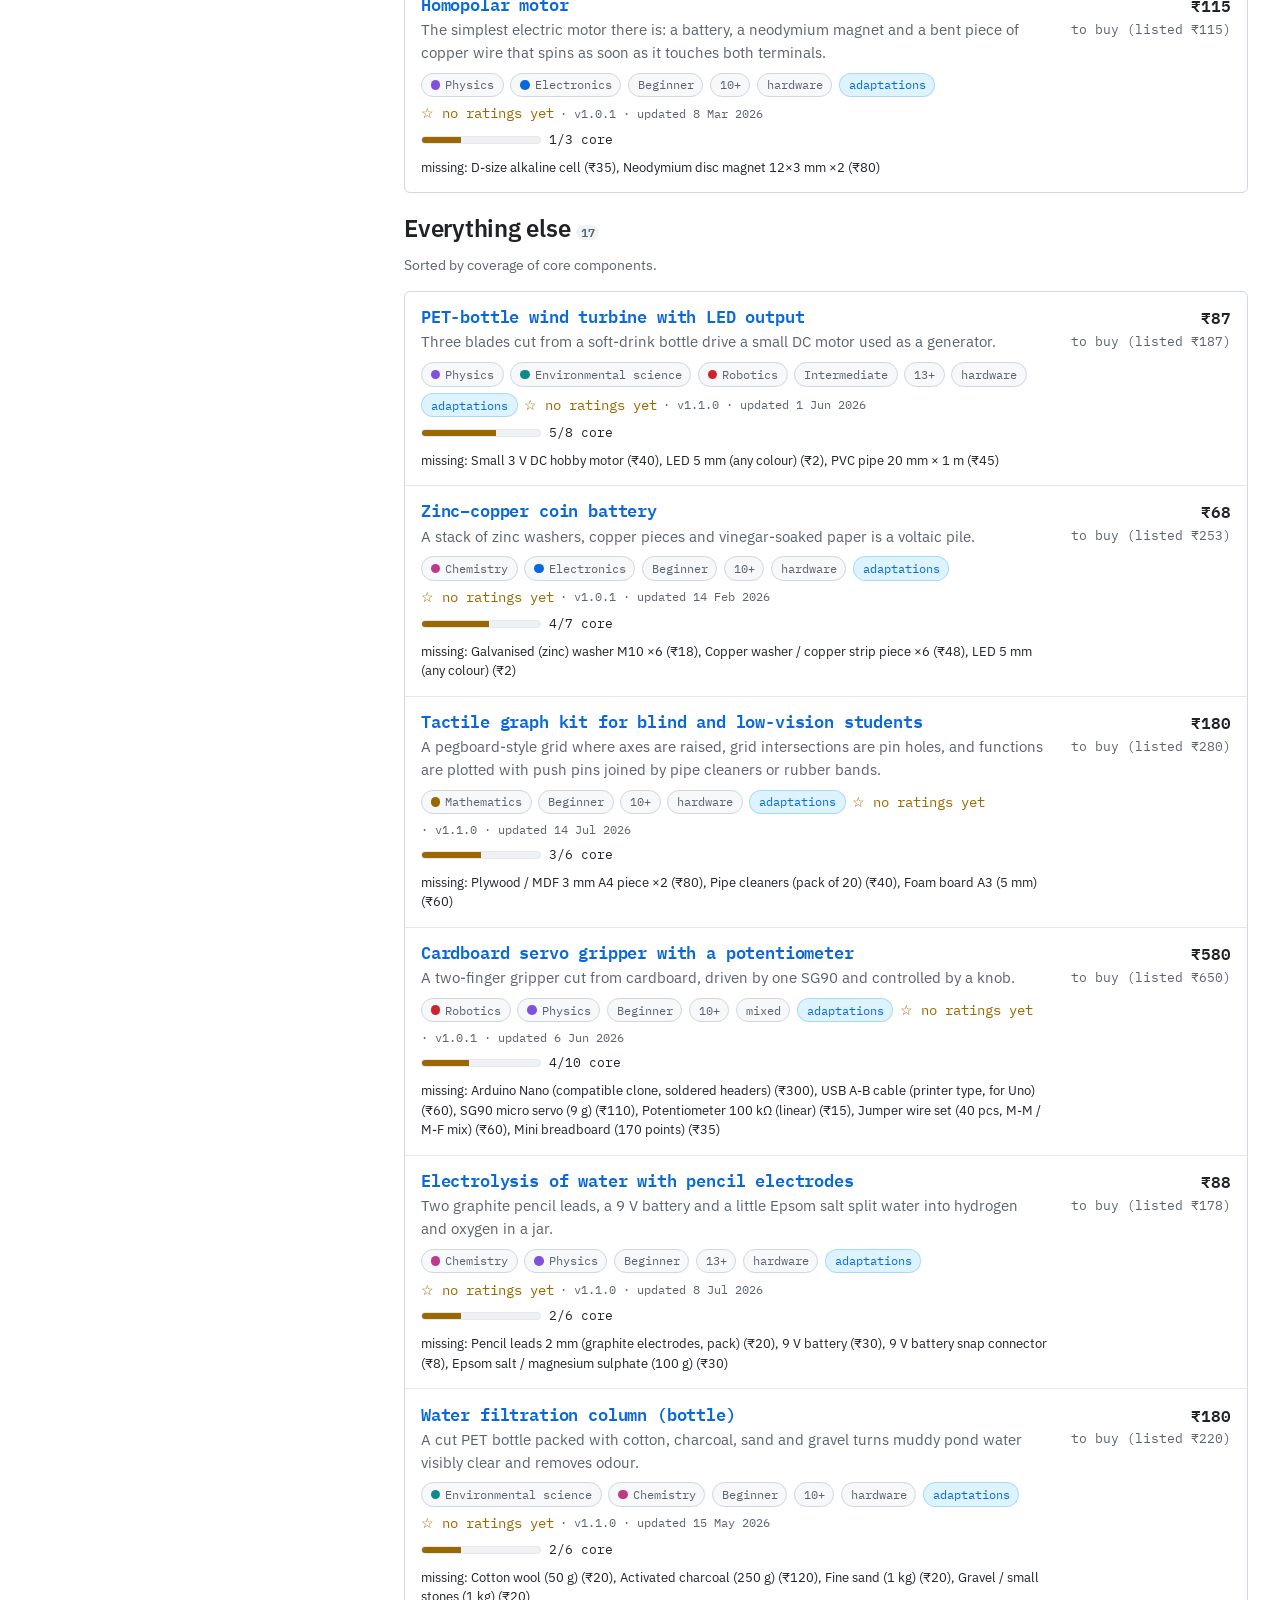
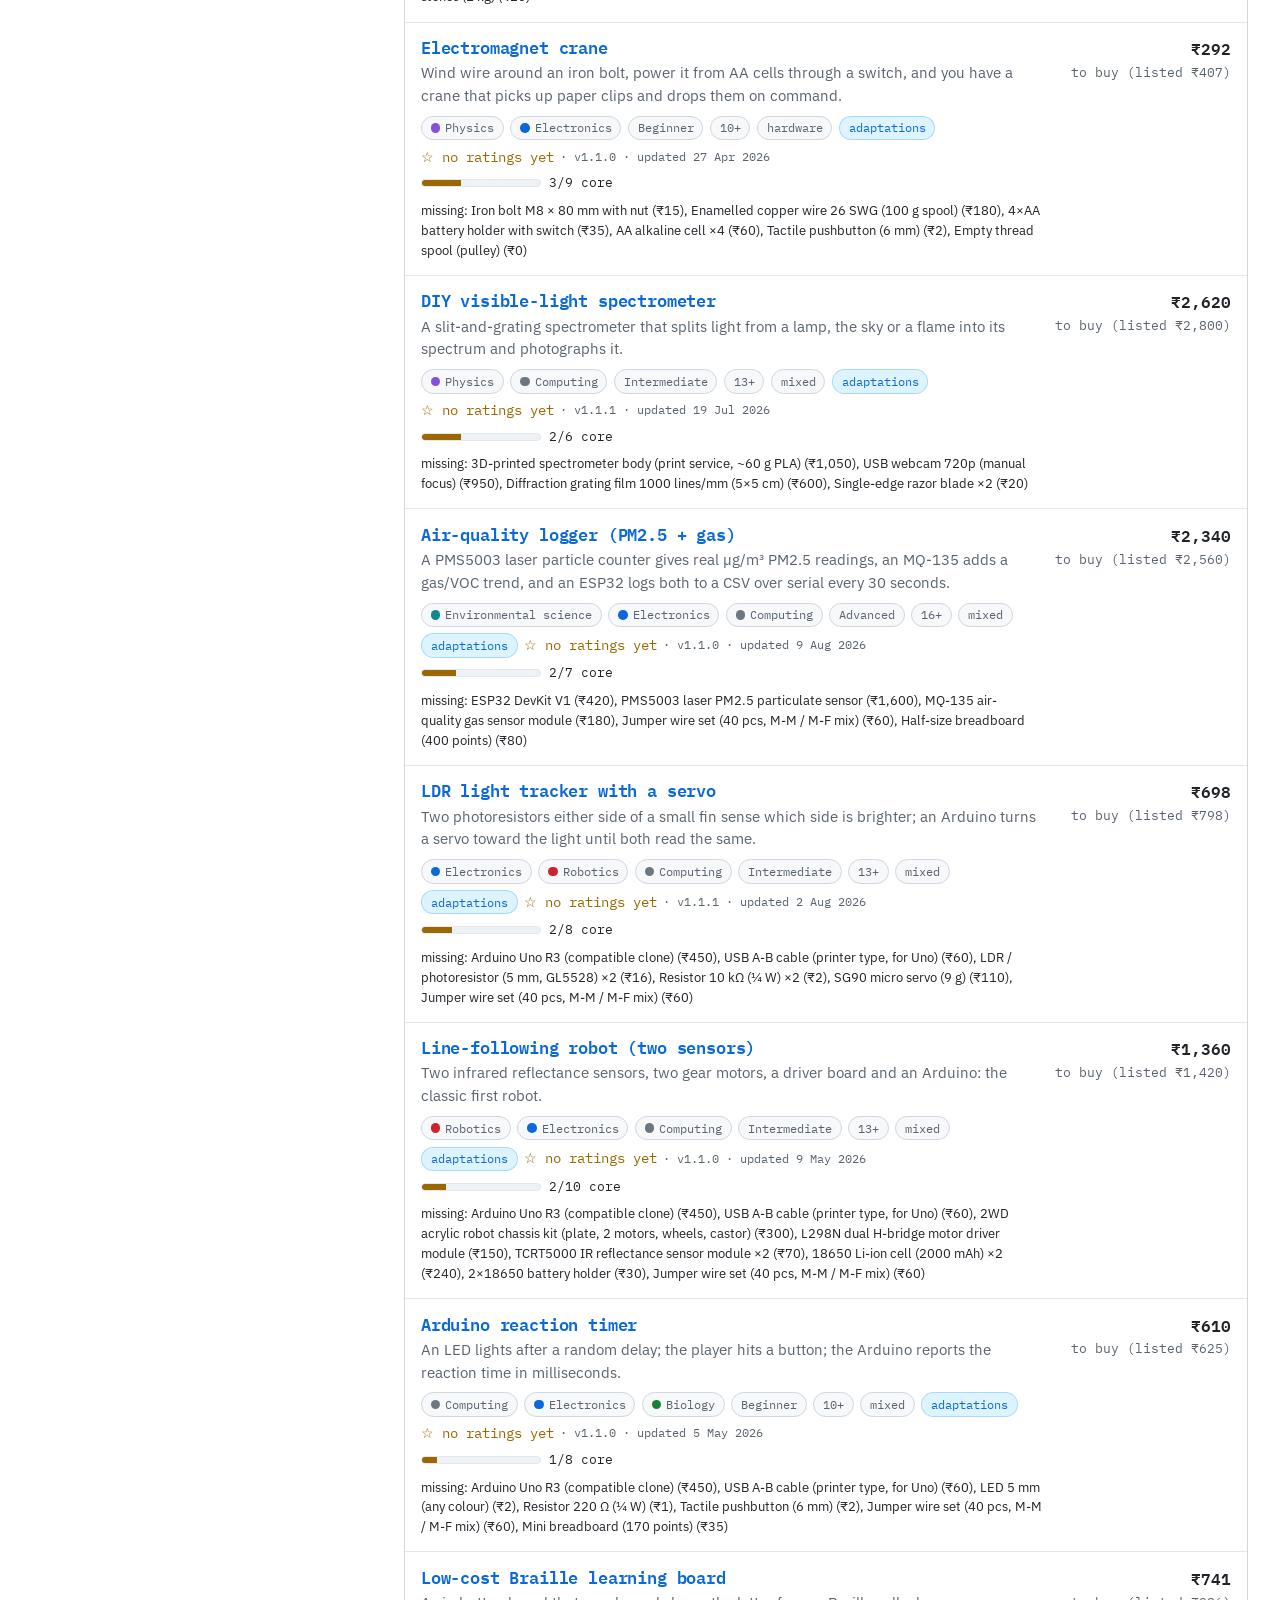
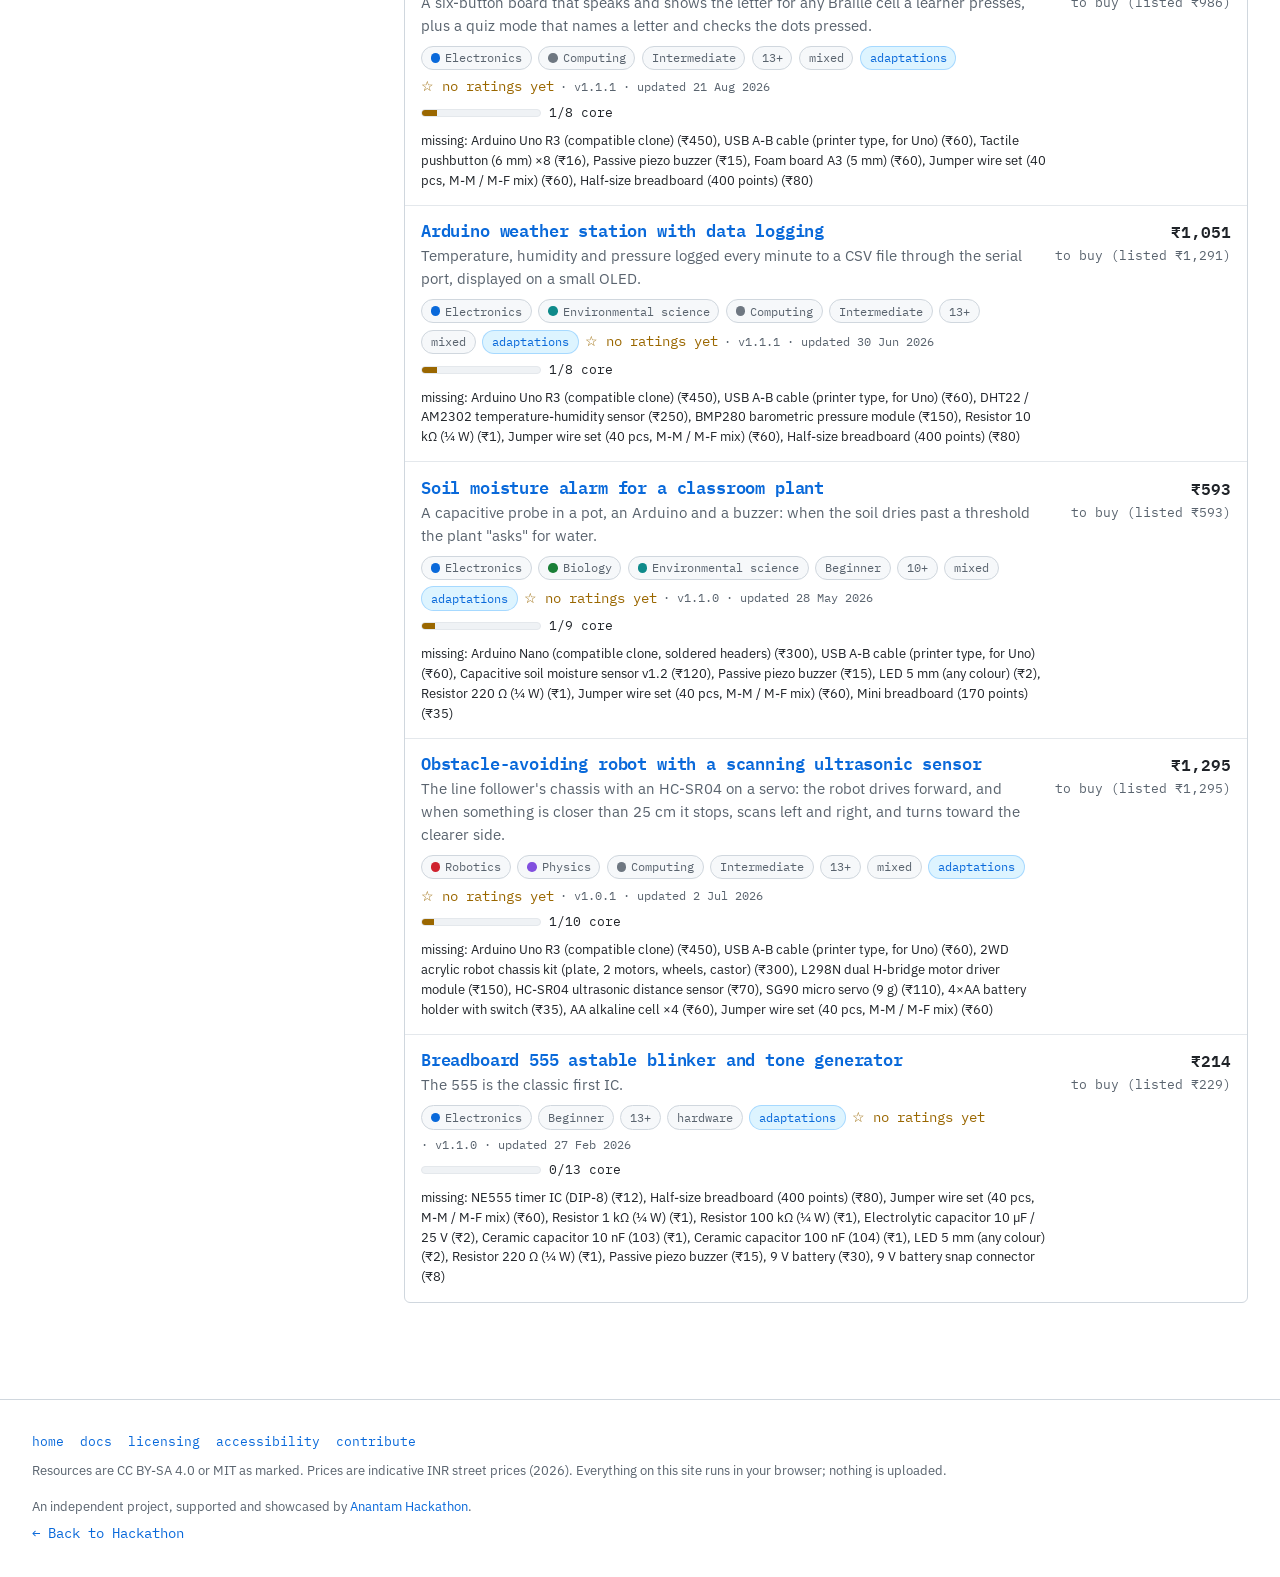
<file: inventory/index.html>
<!DOCTYPE html>
<html lang="en">
<head>
<meta charset="utf-8">
<meta name="viewport" content="width=device-width, initial-scale=1">
<title>Inventory — OPENLAB</title>
<meta name="description" content="List the parts you already have and OPENLAB shows which STEM projects you can build now, which are one or two parts away, and what to buy next to unlock the most projects.">
<link rel="canonical" href="https://anantamracing.com/hackathon/openlab/inventory/">
<meta name="theme-color" content="#f6f8fa">
<meta property="og:title" content="Inventory — OPENLAB">
<meta property="og:description" content="What can I build with what I have? Paste your parts list and find out.">
<link rel="icon" type="image/svg+xml" href="../favicon.svg">
<link rel="preconnect" href="https://fonts.googleapis.com">
<link rel="preconnect" href="https://fonts.gstatic.com" crossorigin>
<link href="https://fonts.googleapis.com/css2?family=IBM+Plex+Mono:wght@400;500;600&family=IBM+Plex+Sans:wght@400;500;600&display=swap" rel="stylesheet">
<link rel="stylesheet" href="../openlab.css?v=3">
<script>try{var t=JSON.parse(localStorage.getItem('openlab:v1')||'{}').theme;if(!t)t=matchMedia('(prefers-color-scheme: dark)').matches?'dark':'light';document.documentElement.setAttribute('data-theme',t)}catch(e){}</script>
</head>
<body>
<main id="main" class="wrap page">
  <h1>Inventory mode</h1>
  <p class="muted" style="max-width:70ch">List what you have, one item per line or comma-separated, with quantities if you like (“2 LEDs”, “ldr x2”). Synonyms are matched against the component catalogue. Every project is scored by how many of its <em>core</em> components you already own.</p>
  <div class="layout-sidebar-left" style="grid-template-columns: 340px minmax(0,1fr)">
    <form id="inv-form" class="box"><div class="box-header">your parts <span class="xs muted">saved in this browser</span></div><div class="box-body">
      <label class="visually-hidden" for="have">Inventory list</label>
      <textarea class="input mono" id="have" rows="8" placeholder="Arduino Uno, LDR, Servo, 2 LEDs, Cardboard"></textarea>
      <label class="check" style="margin-top:.5rem"><input type="checkbox" id="household" checked> assume common household items (tape, string, jars, bottles, cardboard, salt…) are available</label>
      <div class="row" style="margin-top:.6rem"><button class="btn btn-primary" type="submit">match projects</button><button class="btn" type="button" id="example">use example</button><button class="btn" type="button" id="clear">clear</button></div>
      <div id="parsed" style="margin-top:1rem" aria-live="polite"></div>
    </div></form>
    <section id="out" aria-live="polite"></section>
  </div>
</main>
<script type="module" src="../js/pages/inventory.js"></script>
</body>
</html>
</file>
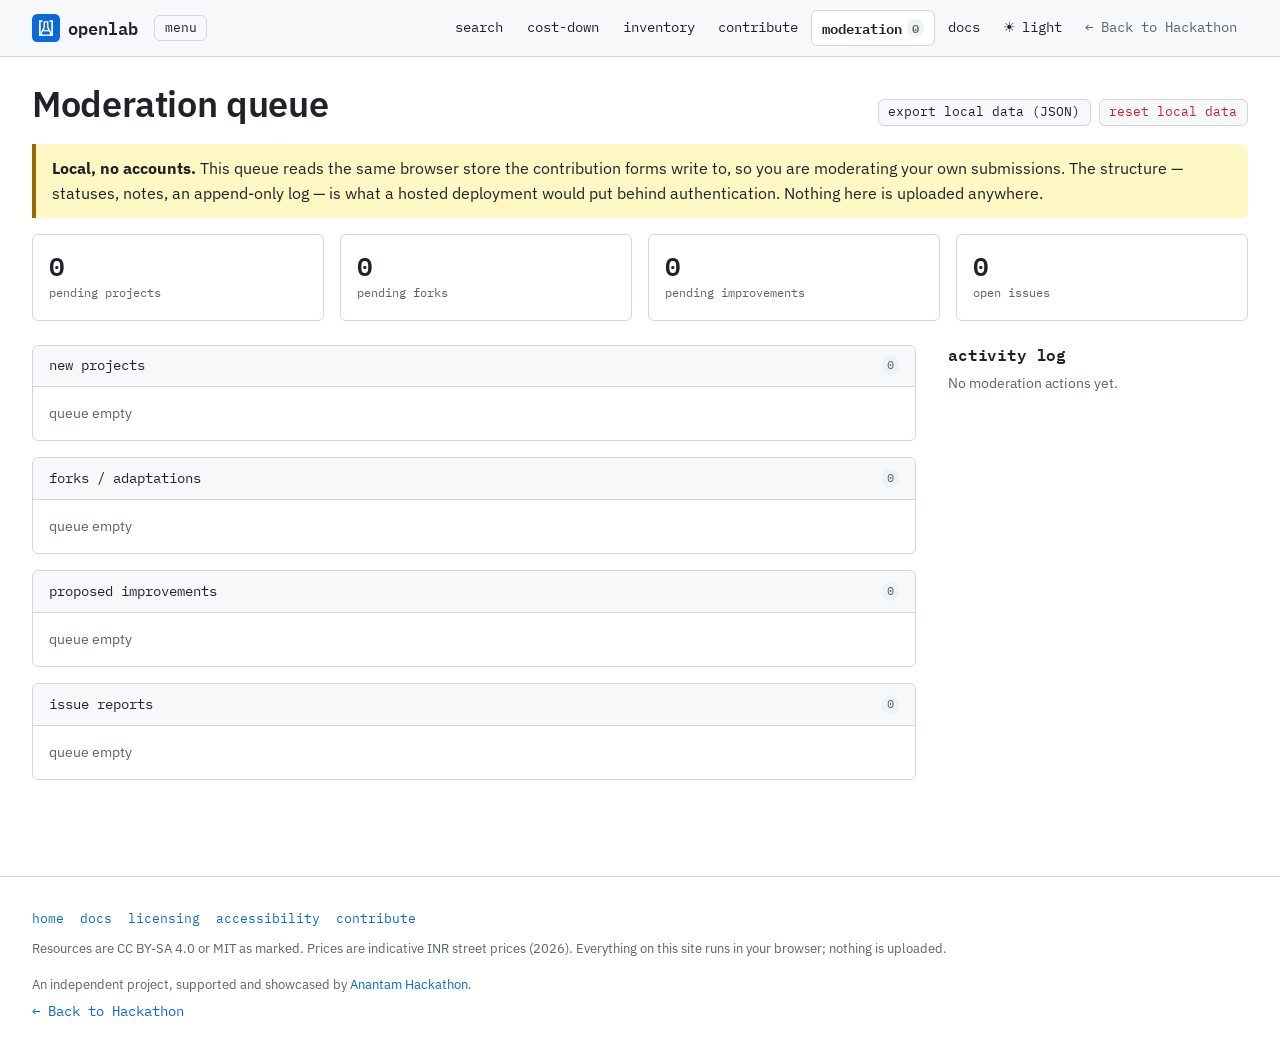
<file: moderation/index.html>
<!DOCTYPE html>
<html lang="en">
<head>
<meta charset="utf-8">
<meta name="viewport" content="width=device-width, initial-scale=1">
<title>Moderation — OPENLAB</title>
<meta name="description" content="Moderation queue for OPENLAB contributions, forks, improvements and issue reports, with approve / reject / needs-changes actions and an activity log. Runs locally.">
<meta name="robots" content="noindex, follow">
<link rel="canonical" href="https://anantamracing.com/hackathon/openlab/moderation/">
<meta name="theme-color" content="#f6f8fa">
<meta property="og:title" content="Moderation — OPENLAB">
<meta property="og:description" content="Review pending community contributions.">
<link rel="icon" type="image/svg+xml" href="../favicon.svg">
<link rel="preconnect" href="https://fonts.googleapis.com">
<link rel="preconnect" href="https://fonts.gstatic.com" crossorigin>
<link href="https://fonts.googleapis.com/css2?family=IBM+Plex+Mono:wght@400;500;600&family=IBM+Plex+Sans:wght@400;500;600&display=swap" rel="stylesheet">
<link rel="stylesheet" href="../openlab.css?v=3">
<script>try{var t=JSON.parse(localStorage.getItem('openlab:v1')||'{}').theme;if(!t)t=matchMedia('(prefers-color-scheme: dark)').matches?'dark':'light';document.documentElement.setAttribute('data-theme',t)}catch(e){}</script>
</head>
<body>
<main id="main" class="wrap page">
  <div class="row-between"><h1>Moderation queue</h1><div class="row"><button class="btn btn-sm" type="button" id="export">export local data (JSON)</button><button class="btn btn-sm btn-danger" type="button" id="reset">reset local data</button></div></div>
  <div class="callout callout-warn"><strong>Local, no accounts.</strong> This queue reads the same browser store the contribution forms write to, so you are moderating your own submissions. The structure — statuses, notes, an append-only log — is what a hosted deployment would put behind authentication. Nothing here is uploaded anywhere.</div>
  <div class="cd-summary" id="counts" style="margin-bottom:1.5rem"></div>
  <div class="layout-sidebar">
    <div class="stack" id="queues"></div>
    <aside><h2 style="font-size:1rem" class="mono">activity log</h2><div id="log"></div></aside>
  </div>
</main>
<script type="module" src="../js/pages/moderation.js"></script>
</body>
</html>
</file>
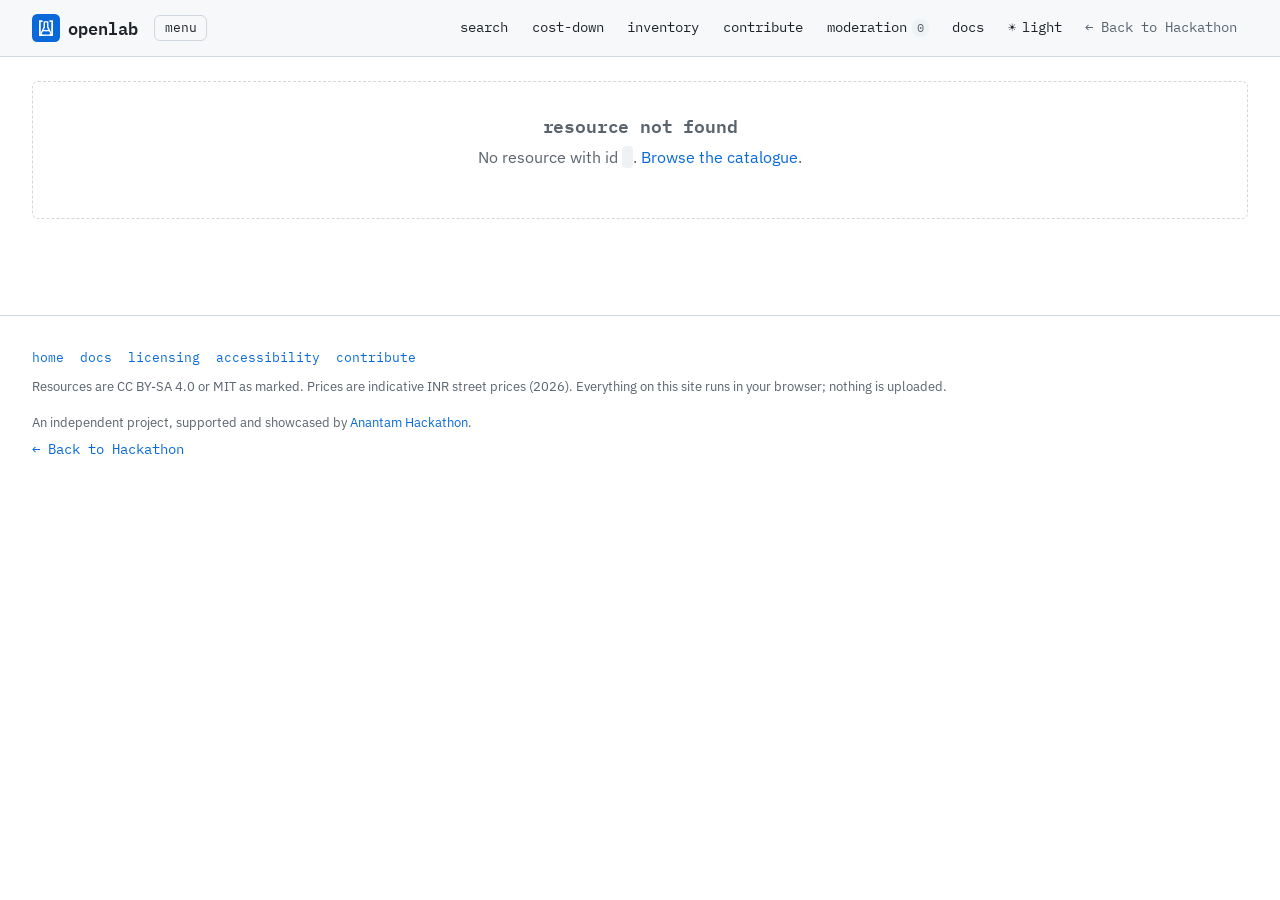
<file: resource/index.html>
<!DOCTYPE html>
<html lang="en">
<head>
<meta charset="utf-8">
<meta name="viewport" content="width=device-width, initial-scale=1">
<title>Resource — OPENLAB</title>
<meta name="description" content="A structured OPENLAB STEM project: README, priced components with alternatives, code, CAD files, version history, issues and adaptations.">
<link rel="canonical" href="https://anantamracing.com/hackathon/openlab/resource/">
<meta name="theme-color" content="#f6f8fa">
<meta property="og:title" content="Resource — OPENLAB">
<meta property="og:description" content="Components, code, CAD, safety and accessibility for a low-cost STEM project.">
<link rel="icon" type="image/svg+xml" href="../favicon.svg">
<link rel="preconnect" href="https://fonts.googleapis.com">
<link rel="preconnect" href="https://fonts.gstatic.com" crossorigin>
<link href="https://fonts.googleapis.com/css2?family=IBM+Plex+Mono:wght@400;500;600&family=IBM+Plex+Sans:wght@400;500;600&display=swap" rel="stylesheet">
<link rel="stylesheet" href="../openlab.css?v=3">
<script>try{var t=JSON.parse(localStorage.getItem('openlab:v1')||'{}').theme;if(!t)t=matchMedia('(prefers-color-scheme: dark)').matches?'dark':'light';document.documentElement.setAttribute('data-theme',t)}catch(e){}</script>
</head>
<body>
<main id="main" class="wrap page">
  <div id="page"></div>
</main>
<script type="module" src="../js/pages/resource.js"></script>
</body>
</html>
</file>
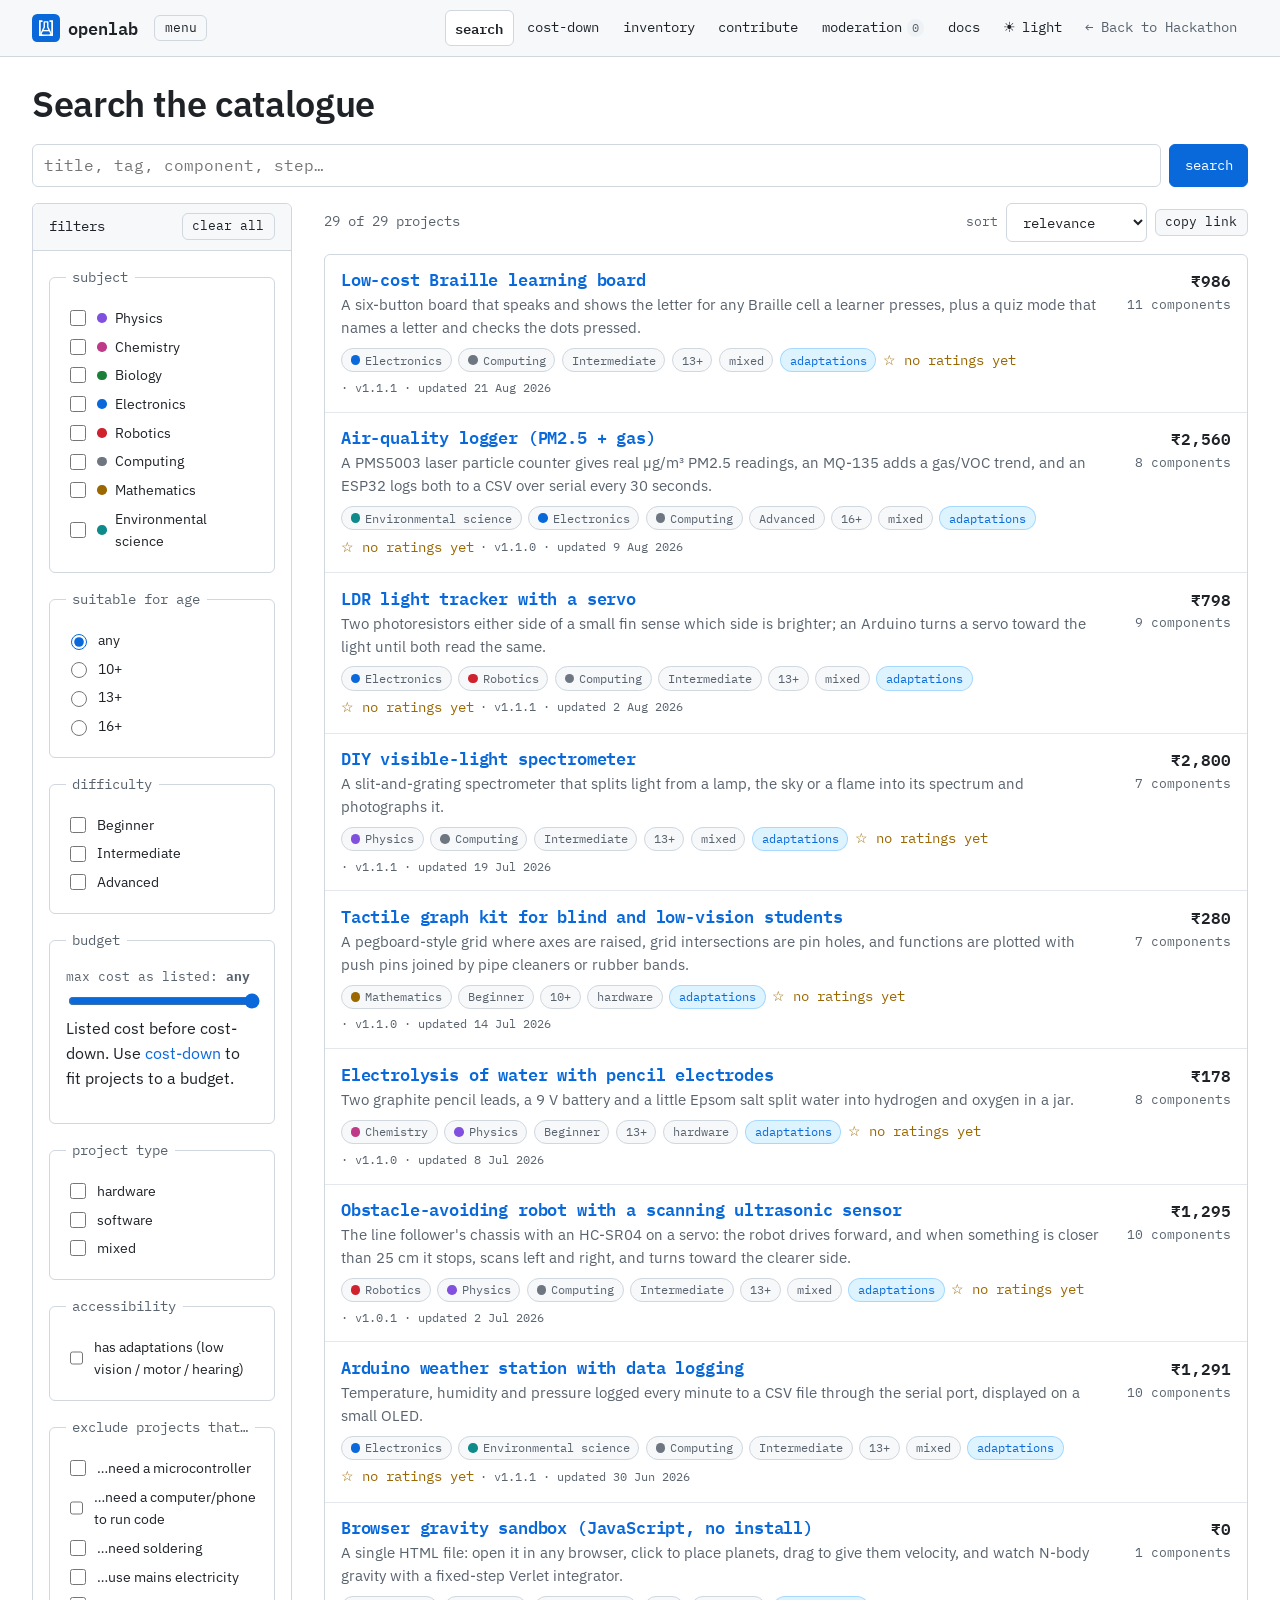
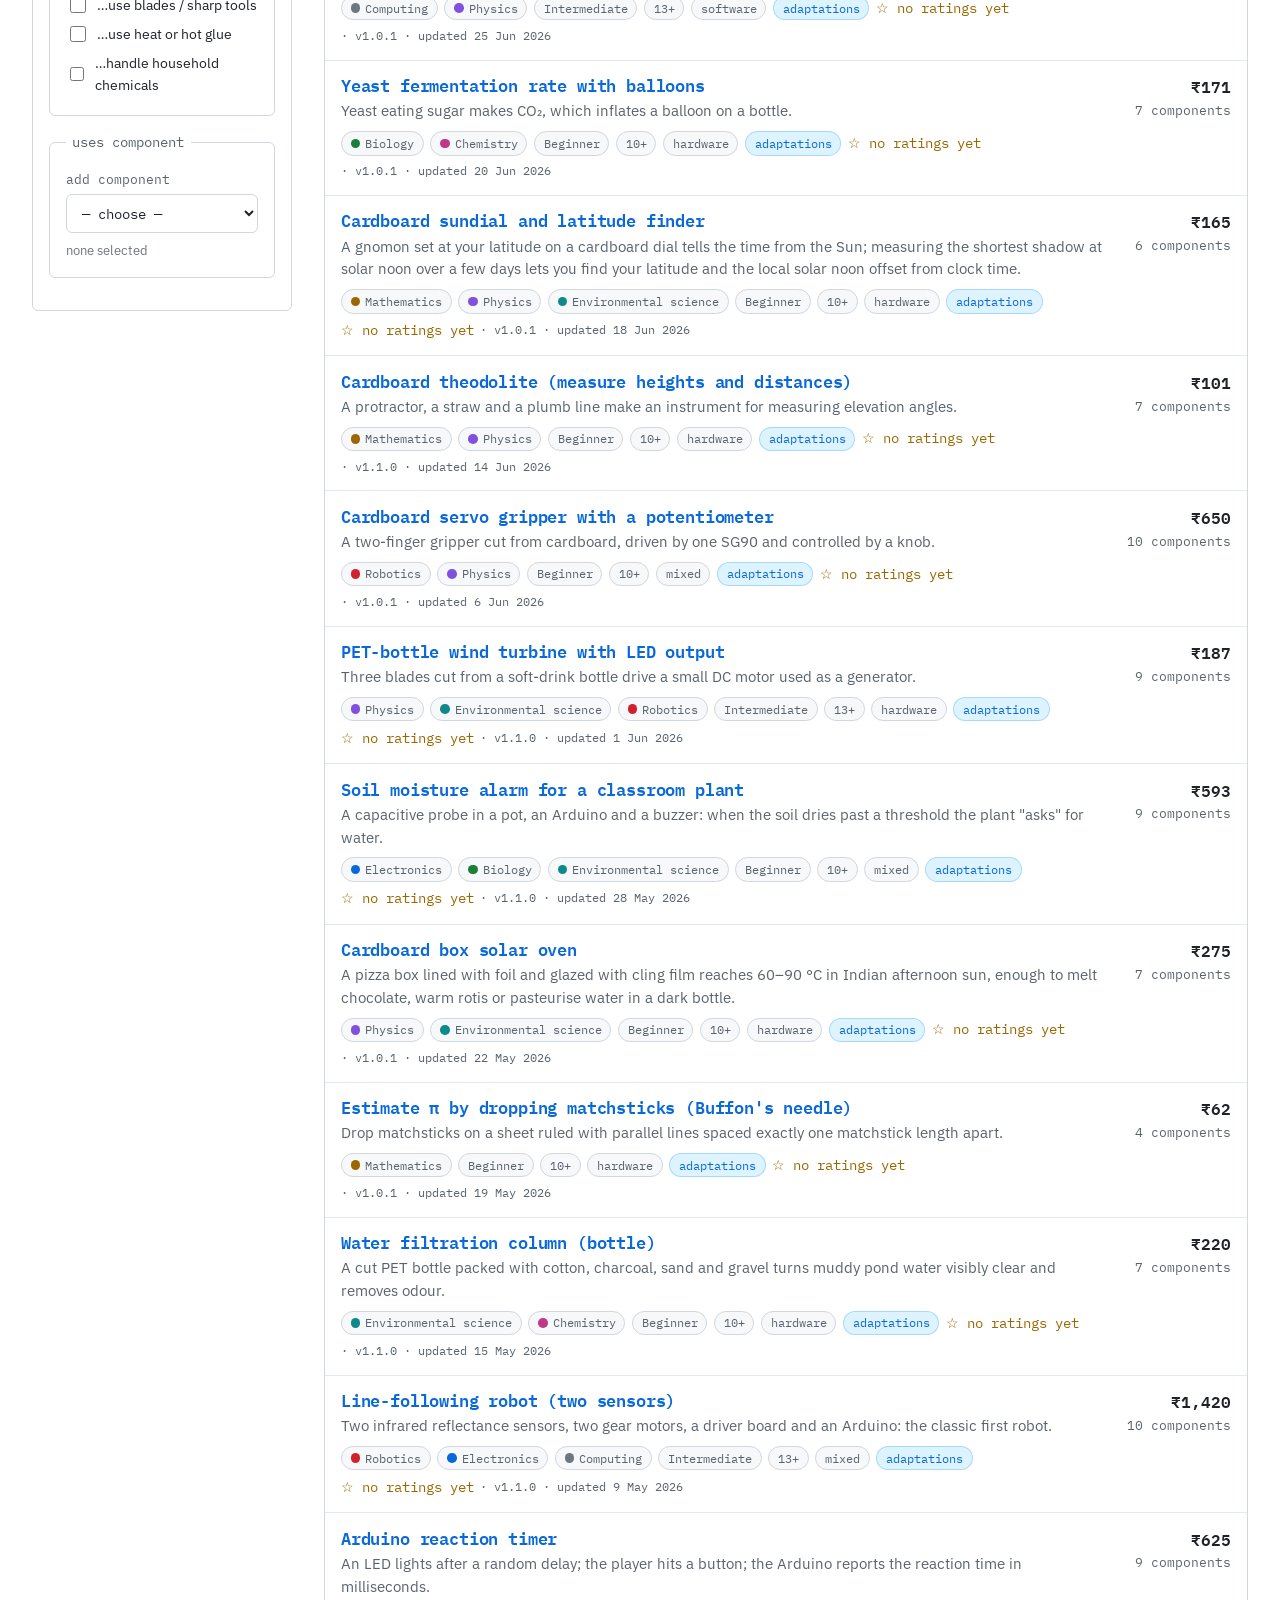
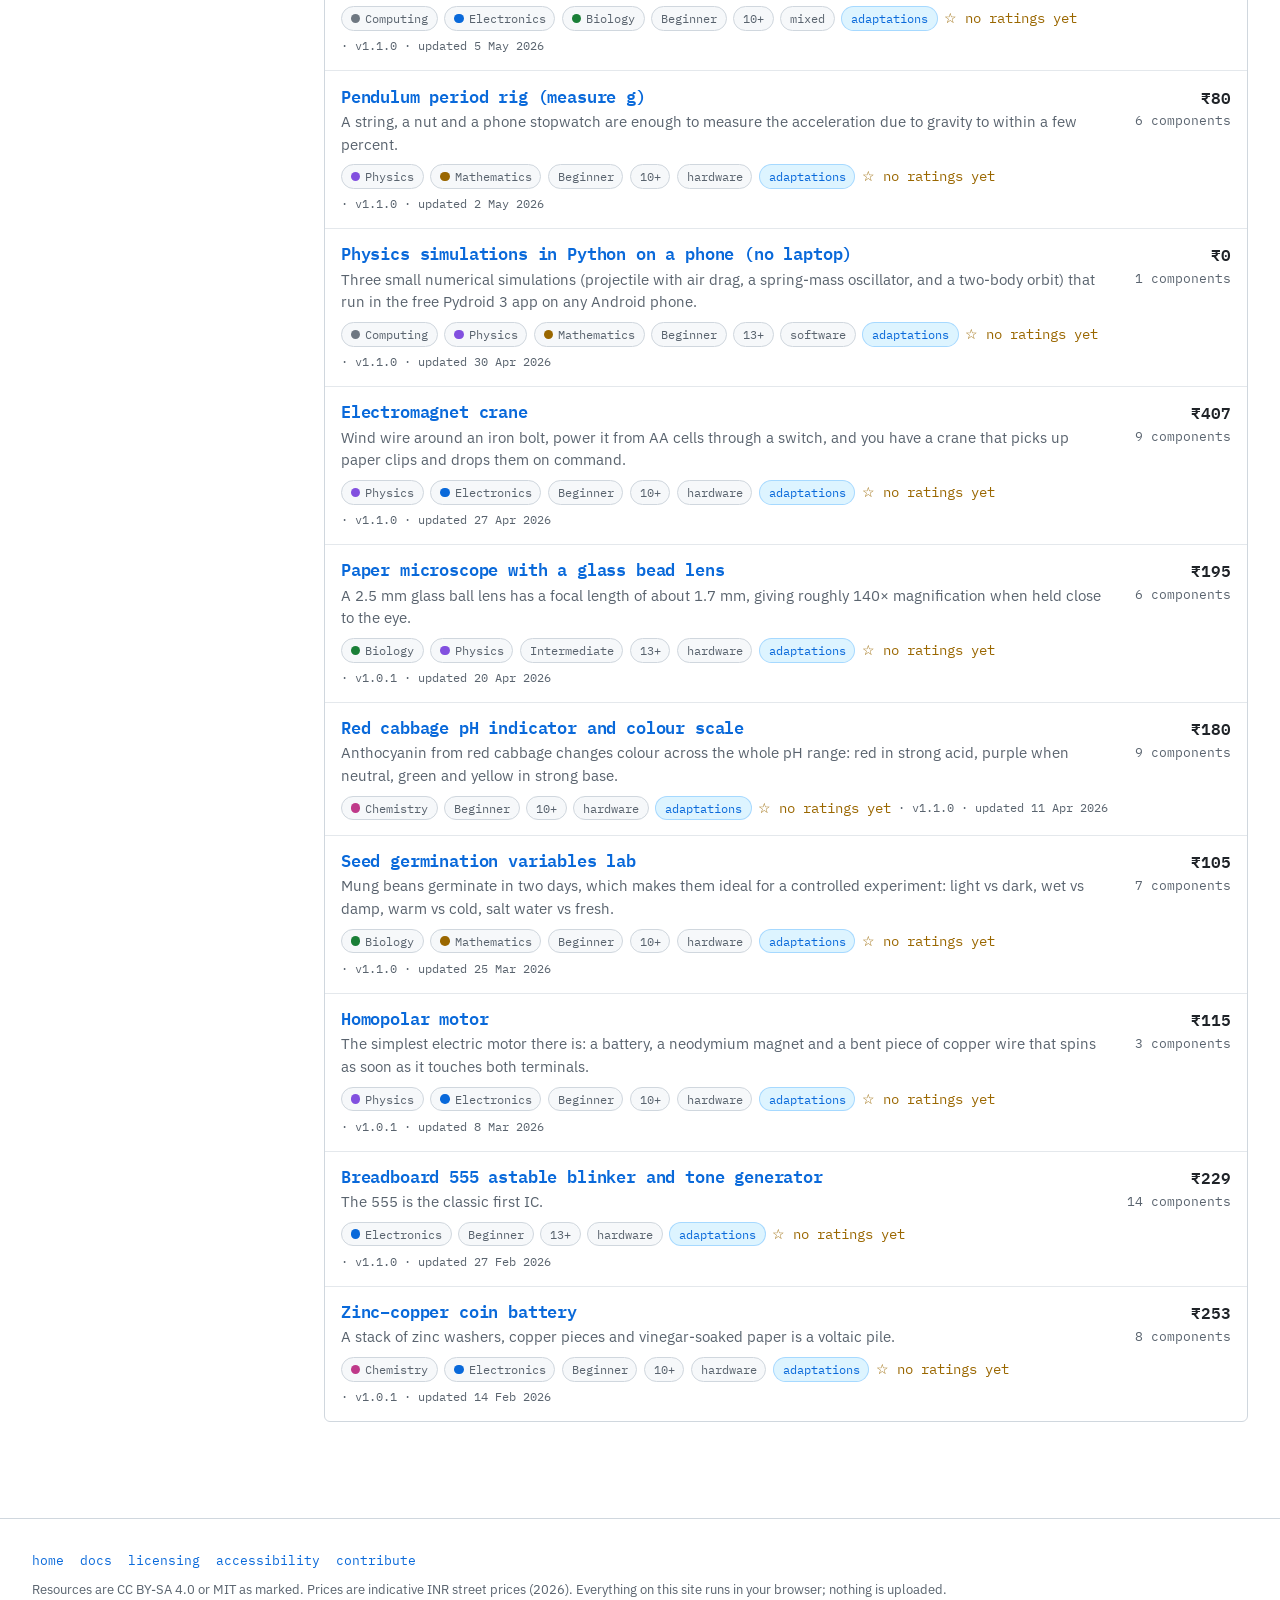
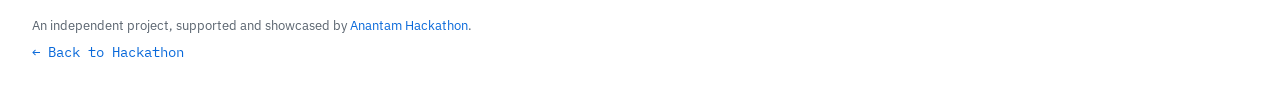
<file: search/index.html>
<!DOCTYPE html>
<html lang="en">
<head>
<meta charset="utf-8">
<meta name="viewport" content="width=device-width, initial-scale=1">
<title>Search — OPENLAB</title>
<meta name="description" content="Search OPENLAB's STEM project catalogue by subject, age, difficulty, budget, components, project type and accessibility. Shareable URLs.">
<link rel="canonical" href="https://anantamracing.com/hackathon/openlab/search/">
<meta name="theme-color" content="#f6f8fa">
<meta property="og:title" content="Search — OPENLAB">
<meta property="og:description" content="Find low-cost STEM projects by subject, budget, components and accessibility.">
<link rel="icon" type="image/svg+xml" href="../favicon.svg">
<link rel="preconnect" href="https://fonts.googleapis.com">
<link rel="preconnect" href="https://fonts.gstatic.com" crossorigin>
<link href="https://fonts.googleapis.com/css2?family=IBM+Plex+Mono:wght@400;500;600&family=IBM+Plex+Sans:wght@400;500;600&display=swap" rel="stylesheet">
<link rel="stylesheet" href="../openlab.css?v=3">
<script>try{var t=JSON.parse(localStorage.getItem('openlab:v1')||'{}').theme;if(!t)t=matchMedia('(prefers-color-scheme: dark)').matches?'dark':'light';document.documentElement.setAttribute('data-theme',t)}catch(e){}</script>
</head>
<body>
<main id="main" class="wrap page">
  <h1>Search the catalogue</h1>
  <form class="search-box" id="search-form" role="search" style="margin-bottom:1rem">
    <label class="visually-hidden" for="q">Search query</label>
    <input class="input" id="q" name="q" type="search" placeholder="title, tag, component, step…" autocomplete="off">
    <button class="btn btn-primary" type="submit">search</button>
  </form>
  <div class="layout-sidebar-left">
    <aside aria-label="Filters">
      <form id="filters" class="box">
        <div class="box-header"><span>filters</span><button class="btn btn-sm" type="button" id="clear">clear all</button></div>
        <div class="box-body stack">
          <fieldset><legend>subject</legend><div id="f-subject"></div></fieldset>
          <fieldset><legend>suitable for age</legend>
            <label class="check"><input type="radio" name="age" value="" checked> any</label>
            <label class="check"><input type="radio" name="age" value="10"> 10+</label>
            <label class="check"><input type="radio" name="age" value="13"> 13+</label>
            <label class="check"><input type="radio" name="age" value="16"> 16+</label>
          </fieldset>
          <fieldset><legend>difficulty</legend><div id="f-diff"></div></fieldset>
          <fieldset><legend>budget</legend>
            <label class="lbl" for="max">max cost as listed: <strong id="max-label">any</strong></label>
            <input type="range" id="max" min="0" max="3000" step="50" value="3000">
            <p class="hint">Listed cost before cost-down. Use <a href="../costdown/">cost-down</a> to fit projects to a budget.</p>
          </fieldset>
          <fieldset><legend>project type</legend><div id="f-type"></div></fieldset>
          <fieldset><legend>accessibility</legend><label class="check"><input type="checkbox" id="f-acc"> has adaptations (low vision / motor / hearing)</label></fieldset>
          <fieldset><legend>exclude projects that…</legend><div id="f-excl"></div></fieldset>
          <fieldset><legend>uses component</legend>
            <label class="lbl" for="comp-pick">add component</label>
            <select class="input mono" id="comp-pick"><option value="">— choose —</option></select>
            <div class="row" id="f-comp" style="margin-top:.5rem"></div>
          </fieldset>
        </div>
      </form>
    </aside>
    <section aria-label="Results">
      <div class="row-between" style="margin-bottom:.75rem">
        <p class="mono small muted" id="count" aria-live="polite" style="margin:0"></p>
        <div class="row"><label class="lbl" for="sort" style="margin:0">sort</label>
          <select class="input mono" id="sort" style="width:auto">
            <option value="relevance">relevance</option><option value="cost-asc">cost ↑</option><option value="cost-desc">cost ↓</option><option value="difficulty">difficulty</option><option value="rating">rating</option><option value="updated">last updated</option>
          </select>
          <button class="btn btn-sm" type="button" id="share">copy link</button></div>
      </div>
      <div id="results" class="repo-list"></div>
    </section>
  </div>
</main>
<script type="module" src="../js/pages/search.js"></script>
</body>
</html>
</file>
<file: openlab.css>
/* ==========================================================================
   OPENLAB — design system
   Open-source platform aesthetic: monospace chrome, sans prose, repo pages,
   docs sidebars. Light (default, GitHub-like) + dark theme. Contrast-checked.
   ========================================================================== */

:root {
  color-scheme: light;
  --bg: #ffffff;
  --bg-subtle: #f6f8fa;
  --bg-inset: #eff2f5;
  --bg-overlay: #ffffff;
  --border: #d0d7de;
  --border-muted: #e4e8ec;
  --fg: #1f2328;
  --fg-muted: #59636e;      /* 5.7:1 on white */
  --fg-subtle: #6e7781;     /* 4.6:1 on white */
  --accent: #0969da;        /* 4.9:1 on white */
  --accent-fg: #ffffff;
  --accent-subtle: #ddf4ff;
  --accent-muted: #54aeff66;
  --success: #1a7f37;
  --success-subtle: #dafbe1;
  --attention: #9a6700;
  --attention-subtle: #fff8c5;
  --danger: #cf222e;
  --danger-subtle: #ffebe9;
  --done: #8250df;
  --done-subtle: #fbefff;
  --code-bg: #f6f8fa;
  --code-line: #6e7781;
  --shadow: 0 1px 0 rgba(31,35,40,.04), 0 8px 24px rgba(140,149,159,.2);
  --radius: 6px;
  --radius-lg: 10px;
  --font-mono: 'IBM Plex Mono', ui-monospace, SFMono-Regular, Menlo, Consolas, monospace;
  --font-sans: 'IBM Plex Sans', system-ui, -apple-system, 'Segoe UI', Roboto, sans-serif;
  --wrap: 1280px;
  --gutter: clamp(16px, 3vw, 32px);
  --dur: .18s;
}
:root[data-theme="dark"] {
  color-scheme: dark;
  --bg: #0d1117;
  --bg-subtle: #161b22;
  --bg-inset: #010409;
  --bg-overlay: #161b22;
  --border: #30363d;
  --border-muted: #21262d;
  --fg: #e6edf3;
  --fg-muted: #9aa4ae;      /* 7.4:1 on #0d1117 */
  --fg-subtle: #8b949e;     /* 6.2:1 */
  --accent: #4493f8;        /* 6.1:1 */
  --accent-fg: #0d1117;
  --accent-subtle: #121d2f;
  --accent-muted: #388bfd66;
  --success: #3fb950;
  --success-subtle: #12261e;
  --attention: #d29922;
  --attention-subtle: #272115;
  --danger: #f85149;
  --danger-subtle: #2d1214;
  --done: #a371f7;
  --done-subtle: #221a2f;
  --code-bg: #161b22;
  --code-line: #6e7681;
  --shadow: 0 0 0 1px #30363d, 0 8px 24px rgba(1,4,9,.6);
}

*, *::before, *::after { box-sizing: border-box; }
html { -webkit-text-size-adjust: 100%; scroll-behavior: smooth; }
body {
  margin: 0; background: var(--bg); color: var(--fg);
  font-family: var(--font-sans); font-size: 1rem; line-height: 1.55;
  -webkit-font-smoothing: antialiased;
}
img, svg, video { max-width: 100%; height: auto; }
a { color: var(--accent); text-decoration: none; }
a:hover { text-decoration: underline; }
:focus-visible { outline: 2px solid var(--accent); outline-offset: 2px; border-radius: 3px; }
button, input, select, textarea { font: inherit; color: inherit; }
h1, h2, h3, h4 { line-height: 1.25; margin: 0 0 .5em; font-weight: 600; letter-spacing: -.01em; }
h1 { font-size: clamp(1.6rem, 3.2vw, 2.25rem); }
h2 { font-size: clamp(1.25rem, 2.2vw, 1.5rem); }
h3 { font-size: 1.1rem; }
h4 { font-size: 1rem; }
p { margin: 0 0 1em; }
ul, ol { padding-left: 1.4em; margin: 0 0 1em; }
li { margin-bottom: .3em; }
hr { border: 0; border-top: 1px solid var(--border); margin: 1.5rem 0; }
code, kbd, pre, .mono { font-family: var(--font-mono); }
code { font-size: .9em; background: var(--bg-inset); padding: .1em .35em; border-radius: 4px; }
pre code { background: none; padding: 0; }
.muted { color: var(--fg-muted); }
.subtle { color: var(--fg-subtle); }
.small { font-size: .875rem; }
.xs { font-size: .8rem; }
.visually-hidden { position: absolute !important; width: 1px; height: 1px; padding: 0; margin: -1px; overflow: hidden; clip: rect(0,0,0,0); white-space: nowrap; border: 0; }
.skip-link { position: absolute; left: 8px; top: -60px; z-index: 1000; background: var(--accent); color: var(--accent-fg); padding: 8px 14px; border-radius: var(--radius); font-family: var(--font-mono); }
.skip-link:focus { top: 8px; }
@media (prefers-reduced-motion: reduce) {
  *, *::before, *::after { animation-duration: .001ms !important; transition-duration: .001ms !important; scroll-behavior: auto !important; }
}

/* ---------- Layout ---------- */
.wrap { max-width: var(--wrap); margin: 0 auto; padding: 0 var(--gutter); }
.wrap-narrow { max-width: 900px; }
main { display: block; }
.page { padding-top: 1.5rem; padding-bottom: 3rem; }
.grid-2 { display: grid; grid-template-columns: repeat(auto-fit, minmax(280px, 1fr)); gap: 1rem; }
.grid-3 { display: grid; grid-template-columns: repeat(auto-fit, minmax(240px, 1fr)); gap: 1rem; }
.layout-sidebar { display: grid; grid-template-columns: minmax(0, 1fr) 300px; gap: 2rem; align-items: start; }
.layout-sidebar-left { display: grid; grid-template-columns: 260px minmax(0, 1fr); gap: 2rem; align-items: start; }
@media (max-width: 900px) {
  .layout-sidebar, .layout-sidebar-left { grid-template-columns: minmax(0, 1fr) !important; }
}
.layout-sidebar > *, .layout-sidebar-left > *, .grid-2 > *, .grid-3 > *, .entry-grid > *, .cd-summary > * { min-width: 0; }
.stack > * + * { margin-top: 1rem; }
.row { display: flex; flex-wrap: wrap; gap: .5rem; align-items: center; }
.row-between { display: flex; flex-wrap: wrap; gap: .5rem; align-items: center; justify-content: space-between; }

/* ---------- Header ---------- */
.site-header { background: var(--bg-subtle); border-bottom: 1px solid var(--border); position: sticky; top: 0; z-index: 50; }
.site-header .wrap { display: flex; align-items: center; gap: 1rem; min-height: 56px; flex-wrap: wrap; padding-top: .4rem; padding-bottom: .4rem; }
.brand { display: inline-flex; align-items: center; gap: .5rem; color: var(--fg); font-family: var(--font-mono); font-weight: 600; font-size: 1.05rem; text-decoration: none; }
.brand:hover { text-decoration: none; color: var(--accent); }
.brand svg { width: 28px; height: 28px; }
.site-nav { display: flex; gap: .15rem; flex-wrap: wrap; align-items: center; margin-left: auto; }
.site-nav a, .site-nav button { font-family: var(--font-mono); font-size: .85rem; color: var(--fg); padding: .4rem .6rem; border-radius: var(--radius); text-decoration: none; background: none; border: 1px solid transparent; cursor: pointer; display: inline-flex; align-items: center; gap: .35rem; }
.site-nav a:hover, .site-nav button:hover { background: var(--bg-inset); text-decoration: none; }
.site-nav a[aria-current="page"] { border-color: var(--border); background: var(--bg); font-weight: 600; }
.site-nav .back-hub { color: var(--fg-muted); }
.nav-toggle { display: none; }
@media (max-width: 800px) {
  .nav-toggle { display: inline-flex; margin-left: auto; }
  .site-nav { display: none; width: 100%; flex-direction: column; align-items: stretch; margin-left: 0; padding-bottom: .5rem; }
  .site-nav.open { display: flex; }
  .site-nav a, .site-nav button { width: 100%; justify-content: flex-start; }
}

/* ---------- Footer ---------- */
.site-footer { border-top: 1px solid var(--border); margin-top: 3rem; padding: 2rem 0; color: var(--fg-muted); font-size: .875rem; }
.site-footer .wrap { display: flex; flex-wrap: wrap; gap: 1rem 2rem; justify-content: space-between; align-items: center; }
.site-footer .foot-links { display: flex; flex-wrap: wrap; gap: 1rem; font-family: var(--font-mono); font-size: .8rem; }
.site-footer .quiet { font-size: .8rem; }

/* ---------- Buttons & inputs ---------- */
.btn { display: inline-flex; align-items: center; justify-content: center; gap: .4rem; padding: .45rem .9rem; border-radius: var(--radius); border: 1px solid var(--border); background: var(--bg-subtle); color: var(--fg); font-family: var(--font-mono); font-size: .875rem; cursor: pointer; text-decoration: none; line-height: 1.3; white-space: nowrap; transition: background var(--dur), border-color var(--dur); }
.btn:hover { background: var(--bg-inset); text-decoration: none; border-color: var(--fg-subtle); }
.btn:disabled { opacity: .5; cursor: not-allowed; }
.btn-primary { background: var(--accent); color: var(--accent-fg); border-color: var(--accent); }
.btn-primary:hover { background: var(--accent); filter: brightness(1.08); border-color: var(--accent); }
.btn-success { background: var(--success); color: #fff; border-color: var(--success); }
.btn-success:hover { background: var(--success); filter: brightness(1.08); }
.btn-danger { color: var(--danger); }
.btn-danger:hover { background: var(--danger-subtle); border-color: var(--danger); }
.btn-sm { padding: .25rem .6rem; font-size: .8rem; }
.btn-block { width: 100%; }
.btn-group { display: inline-flex; }
.btn-group .btn { border-radius: 0; margin-left: -1px; }
.btn-group .btn:first-child { border-radius: var(--radius) 0 0 var(--radius); margin-left: 0; }
.btn-group .btn:last-child { border-radius: 0 var(--radius) var(--radius) 0; }
.btn[aria-pressed="true"] { background: var(--accent-subtle); border-color: var(--accent); color: var(--fg); font-weight: 600; }
.input, textarea.input, select.input { width: 100%; padding: .5rem .7rem; border: 1px solid var(--border); border-radius: var(--radius); background: var(--bg); color: var(--fg); font-family: var(--font-sans); font-size: 1rem; }
.input.mono { font-family: var(--font-mono); font-size: .9rem; }
.input:focus { border-color: var(--accent); outline: 2px solid var(--accent-muted); outline-offset: 0; }
textarea.input { min-height: 6rem; resize: vertical; line-height: 1.5; }
label.lbl, .lbl { display: block; font-family: var(--font-mono); font-size: .8rem; color: var(--fg-muted); margin-bottom: .3rem; }
.field { margin-bottom: 1rem; }
.field .hint { font-size: .8rem; color: var(--fg-subtle); margin-top: .3rem; }
.field .error { font-size: .8rem; color: var(--danger); margin-top: .3rem; }
.field.invalid .input { border-color: var(--danger); }
fieldset { border: 1px solid var(--border); border-radius: var(--radius); padding: 1rem; margin: 0 0 1rem; min-width: 0; }
legend { font-family: var(--font-mono); font-size: .85rem; padding: 0 .4rem; color: var(--fg-muted); }
input[type="range"] { width: 100%; accent-color: var(--accent); }
input[type="checkbox"], input[type="radio"] { accent-color: var(--accent); width: 1rem; height: 1rem; }
.check { display: flex; align-items: center; gap: .5rem; font-size: .9rem; padding: .2rem 0; cursor: pointer; }
.input-prefix { display: flex; align-items: stretch; }
.input-prefix > span { display: inline-flex; align-items: center; padding: 0 .6rem; border: 1px solid var(--border); border-right: 0; border-radius: var(--radius) 0 0 var(--radius); background: var(--bg-subtle); font-family: var(--font-mono); color: var(--fg-muted); }
.input-prefix .input { border-radius: 0 var(--radius) var(--radius) 0; }
.search-box { display: flex; gap: .5rem; }
.search-box .input { font-family: var(--font-mono); }

/* ---------- Chips, labels, badges ---------- */
.chip { display: inline-flex; align-items: center; gap: .3rem; padding: .1rem .55rem; border-radius: 999px; border: 1px solid var(--border); font-family: var(--font-mono); font-size: .75rem; line-height: 1.6; color: var(--fg-muted); background: var(--bg-subtle); white-space: nowrap; }
.chip-accent { color: var(--accent); border-color: var(--accent-muted); background: var(--accent-subtle); }
.chip-success { color: var(--success); border-color: var(--success); background: var(--success-subtle); }
.chip-attention { color: var(--attention); border-color: var(--attention); background: var(--attention-subtle); }
.chip-danger { color: var(--danger); border-color: var(--danger); background: var(--danger-subtle); }
.chip-done { color: var(--done); border-color: var(--done); background: var(--done-subtle); }
.chip-btn { cursor: pointer; }
.chip-btn[aria-pressed="true"] { color: var(--accent); border-color: var(--accent); background: var(--accent-subtle); font-weight: 600; }
.dot { display: inline-block; width: .6rem; height: .6rem; border-radius: 50%; background: var(--fg-subtle); }
.dot-physics { background: #8250df; } .dot-chemistry { background: #bf3989; } .dot-biology { background: #1a7f37; }
.dot-electronics { background: #0969da; } .dot-robotics { background: #cf222e; } .dot-computing { background: #6e7781; }
.dot-mathematics { background: #9a6700; } .dot-environmental { background: #0e8a8a; }
.counter { display: inline-block; min-width: 1.4em; padding: 0 .4em; border-radius: 999px; background: var(--bg-inset); font-family: var(--font-mono); font-size: .75rem; text-align: center; color: var(--fg-muted); }

/* ---------- Boxes / cards ---------- */
.box { border: 1px solid var(--border); border-radius: var(--radius); background: var(--bg); }
.box-header { padding: .6rem 1rem; border-bottom: 1px solid var(--border); background: var(--bg-subtle); font-family: var(--font-mono); font-size: .85rem; display: flex; align-items: center; justify-content: space-between; gap: .5rem; flex-wrap: wrap; border-radius: var(--radius) var(--radius) 0 0; }
.box-body { padding: 1rem; }
.box-row { padding: .75rem 1rem; border-top: 1px solid var(--border-muted); }
.box-row:first-child { border-top: 0; }
.card { border: 1px solid var(--border); border-radius: var(--radius); background: var(--bg); padding: 1rem; }
.card h3 { margin-top: 0; }
.callout { border-left: 4px solid var(--accent); background: var(--accent-subtle); padding: .75rem 1rem; border-radius: 0 var(--radius) var(--radius) 0; margin-bottom: 1rem; }
.callout-warn { border-left-color: var(--attention); background: var(--attention-subtle); }
.callout-danger { border-left-color: var(--danger); background: var(--danger-subtle); }
.callout-success { border-left-color: var(--success); background: var(--success-subtle); }
.callout p:last-child { margin-bottom: 0; }
.meta-block { font-family: var(--font-mono); font-size: .8rem; border: 1px solid var(--border); border-radius: var(--radius); background: var(--bg-subtle); }
.meta-block dl { margin: 0; display: grid; grid-template-columns: max-content 1fr; }
.meta-block dt { padding: .4rem .75rem; color: var(--fg-muted); border-top: 1px solid var(--border-muted); }
.meta-block dd { padding: .4rem .75rem; margin: 0; border-top: 1px solid var(--border-muted); word-break: break-word; }
.meta-block dt:first-of-type, .meta-block dd:first-of-type { border-top: 0; }
.stat { font-family: var(--font-mono); }
.stat .stat-n { font-size: 1.6rem; font-weight: 600; display: block; line-height: 1.1; }
.stat .stat-l { font-size: .75rem; color: var(--fg-muted); }

/* ---------- Tables ---------- */
.table-wrap { overflow-x: auto; border: 1px solid var(--border); border-radius: var(--radius); }
table.tbl { width: 100%; border-collapse: collapse; font-size: .9rem; }
.tbl th, .tbl td { padding: .55rem .75rem; text-align: left; border-top: 1px solid var(--border-muted); vertical-align: top; }
.tbl thead th { border-top: 0; background: var(--bg-subtle); font-family: var(--font-mono); font-size: .75rem; font-weight: 600; color: var(--fg-muted); }
.tbl td.num, .tbl th.num { text-align: right; font-family: var(--font-mono); white-space: nowrap; }
.tbl tfoot td { font-weight: 600; background: var(--bg-subtle); }
.tbl .core-tag { font-family: var(--font-mono); font-size: .7rem; }

/* ---------- Tabs ---------- */
.tabs { display: flex; gap: .1rem; border-bottom: 1px solid var(--border); overflow-x: auto; scrollbar-width: thin; }
.tabs [role="tab"] { background: none; border: 0; border-bottom: 2px solid transparent; padding: .6rem .8rem; font-family: var(--font-mono); font-size: .85rem; color: var(--fg-muted); cursor: pointer; white-space: nowrap; display: inline-flex; gap: .4rem; align-items: center; margin-bottom: -1px; }
.tabs [role="tab"]:hover { color: var(--fg); background: var(--bg-subtle); border-radius: var(--radius) var(--radius) 0 0; }
.tabs [role="tab"][aria-selected="true"] { color: var(--fg); border-bottom-color: #fd8c73; font-weight: 600; }
[role="tabpanel"] { padding-top: 1.25rem; }
[role="tabpanel"][hidden] { display: none; }

/* ---------- Repo rows (search results) ---------- */
.repo-list { border: 1px solid var(--border); border-radius: var(--radius); }
.repo-row { padding: .9rem 1rem; border-top: 1px solid var(--border-muted); display: grid; grid-template-columns: minmax(0, 1fr) auto; gap: .5rem 1.5rem; }
.repo-row:first-child { border-top: 0; }
.repo-row h3 { margin: 0 0 .2rem; font-size: 1.05rem; }
.repo-row h3 a { font-family: var(--font-mono); }
.repo-row p { margin: 0 0 .5rem; color: var(--fg-muted); font-size: .92rem; }
.repo-row .meta { display: flex; flex-wrap: wrap; gap: .4rem; align-items: center; font-family: var(--font-mono); font-size: .75rem; color: var(--fg-muted); }
.repo-row .cost { font-family: var(--font-mono); font-weight: 600; text-align: right; white-space: nowrap; }
.repo-row .cost small { display: block; font-weight: 400; color: var(--fg-muted); }
.repo-row mark { background: var(--attention-subtle); color: inherit; border-radius: 2px; padding: 0 .1em; }
@media (max-width: 600px) { .repo-row { grid-template-columns: 1fr; } .repo-row .cost { text-align: left; } }

/* ---------- Code blocks ---------- */
.codeblock { border: 1px solid var(--border); border-radius: var(--radius); background: var(--code-bg); margin: 0 0 1.25rem; overflow: hidden; }
.codeblock .cb-head { display: flex; justify-content: space-between; align-items: center; gap: .5rem; padding: .4rem .75rem; border-bottom: 1px solid var(--border); font-family: var(--font-mono); font-size: .78rem; color: var(--fg-muted); flex-wrap: wrap; }
.codeblock .cb-head .actions { display: flex; gap: .3rem; }
.codeblock pre { margin: 0; overflow-x: auto; padding: .75rem 0; font-size: .82rem; line-height: 1.55; tab-size: 4; }
.codeblock .ln { display: grid; grid-template-columns: 3.2em 1fr; }
.codeblock .ln > span:first-child { text-align: right; padding-right: 1em; color: var(--code-line); user-select: none; }
.codeblock .ln > span:last-child { padding-right: 1rem; white-space: pre; }
.codeblock .ln:hover { background: var(--bg-inset); }

/* ---------- Docs sidebar tree ---------- */
.doc-tree { font-family: var(--font-mono); font-size: .85rem; position: sticky; top: 72px; }
.doc-tree ul { list-style: none; padding: 0; margin: 0; }
.doc-tree li { margin: 0; }
.doc-tree a { display: block; padding: .3rem .6rem; color: var(--fg); border-left: 2px solid transparent; border-radius: 0 var(--radius) var(--radius) 0; }
.doc-tree a:hover { background: var(--bg-subtle); text-decoration: none; }
.doc-tree a[aria-current="true"], .doc-tree a.active { border-left-color: var(--accent); color: var(--accent); background: var(--accent-subtle); }
.doc-tree .tree-group { color: var(--fg-muted); font-size: .72rem; text-transform: uppercase; letter-spacing: .08em; padding: .8rem .6rem .2rem; }
.doc-tree ul ul a { padding-left: 1.4rem; }
.doc-tree ul ul a::before { content: '└ '; color: var(--fg-subtle); }
.prose { max-width: 76ch; }
.prose h2 { padding-bottom: .3em; border-bottom: 1px solid var(--border); margin-top: 2rem; }
.prose h3 { margin-top: 1.5rem; }
.prose table { font-size: .9rem; }

/* ---------- Activity feed / timeline ---------- */
.timeline { list-style: none; padding: 0; margin: 0; border-left: 2px solid var(--border); margin-left: .6rem; }
.timeline li { position: relative; padding: .3rem 0 .8rem 1.25rem; font-size: .9rem; }
.timeline li::before { content: ''; position: absolute; left: -7px; top: .7rem; width: 12px; height: 12px; border-radius: 50%; background: var(--bg); border: 2px solid var(--fg-subtle); }
.timeline li.ev-rating::before { border-color: var(--attention); }
.timeline li.ev-issue::before { border-color: var(--danger); }
.timeline li.ev-fork::before, .timeline li.ev-contribution::before { border-color: var(--success); }
.timeline li.ev-improvement::before, .timeline li.ev-moderation::before { border-color: var(--done); }
.timeline .when { font-family: var(--font-mono); font-size: .72rem; color: var(--fg-subtle); }
.commit-list { list-style: none; padding: 0; margin: 0; border: 1px solid var(--border); border-radius: var(--radius); }
.commit-list li { display: grid; grid-template-columns: auto minmax(0, 1fr) auto; gap: .75rem; padding: .6rem .9rem; border-top: 1px solid var(--border-muted); align-items: baseline; font-size: .9rem; }
.commit-list li:first-child { border-top: 0; }
.commit-list .sha { font-family: var(--font-mono); color: var(--accent); font-size: .8rem; }
.commit-list .ver { font-family: var(--font-mono); font-size: .75rem; color: var(--fg-muted); white-space: nowrap; }

/* ---------- Stars ---------- */
.stars { font-family: var(--font-mono); font-size: .85rem; color: var(--attention); white-space: nowrap; }
.star-input { display: inline-flex; gap: .15rem; }
.star-input button { background: none; border: 0; font-size: 1.5rem; line-height: 1; cursor: pointer; color: var(--fg-subtle); padding: .1rem; }
.star-input button[aria-checked="true"], .star-input button.lit { color: var(--attention); }

/* ---------- Toast & misc ---------- */
.toast { position: fixed; left: 50%; bottom: 1.25rem; transform: translateX(-50%); background: var(--fg); color: var(--bg); padding: .6rem 1rem; border-radius: var(--radius); font-family: var(--font-mono); font-size: .85rem; z-index: 200; box-shadow: var(--shadow); max-width: min(90vw, 480px); }
.toast[hidden] { display: none; }
.empty { padding: 2rem 1rem; text-align: center; color: var(--fg-muted); border: 1px dashed var(--border); border-radius: var(--radius); }
.empty h3 { font-family: var(--font-mono); font-weight: 600; }
.progress { height: .5rem; background: var(--bg-inset); border-radius: 999px; overflow: hidden; border: 1px solid var(--border-muted); }
.progress > span { display: block; height: 100%; background: var(--success); }
.progress.partial > span { background: var(--attention); }
.kbd { font-family: var(--font-mono); font-size: .75rem; border: 1px solid var(--border); border-bottom-width: 2px; border-radius: 4px; padding: 0 .35em; background: var(--bg-subtle); }
details.disc { border: 1px solid var(--border); border-radius: var(--radius); padding: 0; margin-bottom: .5rem; }
details.disc summary { cursor: pointer; padding: .6rem .9rem; font-family: var(--font-mono); font-size: .85rem; }
details.disc summary:hover { background: var(--bg-subtle); }
details.disc > div { padding: 0 .9rem .9rem; }
.diff-line { font-family: var(--font-mono); font-size: .82rem; padding: .15rem .6rem; white-space: pre-wrap; word-break: break-word; }
.diff-del { background: var(--danger-subtle); color: var(--danger); }
.diff-add { background: var(--success-subtle); color: var(--success); }
.svg-preview { border: 1px solid var(--border); border-radius: var(--radius); background: #fff; padding: .5rem; max-height: 360px; overflow: auto; }
.svg-preview svg { width: 100%; height: auto; max-height: 340px; }
.cad-list li { display: grid; grid-template-columns: minmax(0,1fr) auto; gap: .5rem 1rem; align-items: center; }

/* ---------- Landing ---------- */
.hero { padding: 3rem 0 2rem; border-bottom: 1px solid var(--border); background: linear-gradient(180deg, var(--bg-subtle), var(--bg)); }
.hero h1 { font-size: clamp(1.9rem, 4.5vw, 3rem); max-width: 22ch; }
.hero .tagline { font-family: var(--font-mono); color: var(--accent); font-size: .9rem; margin-bottom: .75rem; }
.hero .lede { font-size: 1.1rem; color: var(--fg-muted); max-width: 60ch; }
.entry-grid { display: grid; grid-template-columns: repeat(auto-fit, minmax(280px, 1fr)); gap: 1rem; margin-top: 1.5rem; }
.entry { border: 1px solid var(--border); border-radius: var(--radius-lg); background: var(--bg); padding: 1.1rem; box-shadow: var(--shadow); }
.entry h2 { font-family: var(--font-mono); font-size: 1rem; display: flex; align-items: center; gap: .5rem; }
.entry h2 .n { color: var(--accent); }
.entry p { font-size: .9rem; color: var(--fg-muted); }
.section { padding: 2.5rem 0 0; }
.section-head { display: flex; align-items: baseline; justify-content: space-between; gap: 1rem; flex-wrap: wrap; margin-bottom: 1rem; }
.section-head h2 { margin: 0; }
.subject-grid { display: grid; grid-template-columns: repeat(auto-fill, minmax(150px, 1fr)); gap: .6rem; }
.subject-grid a { border: 1px solid var(--border); border-radius: var(--radius); padding: .7rem .8rem; color: var(--fg); font-family: var(--font-mono); font-size: .85rem; display: flex; align-items: center; gap: .5rem; justify-content: space-between; }
.subject-grid a:hover { border-color: var(--accent); text-decoration: none; background: var(--bg-subtle); }
.problem-grid { display: grid; grid-template-columns: repeat(auto-fit, minmax(240px, 1fr)); gap: 1rem; }

/* ---------- Cost-down report ---------- */
.cd-summary { display: grid; grid-template-columns: repeat(auto-fit, minmax(140px, 1fr)); gap: 1rem; }
.swap-row td .arrow { color: var(--fg-subtle); font-family: var(--font-mono); }
.impact-bar { display: inline-block; width: 60px; height: 6px; background: var(--bg-inset); border-radius: 3px; vertical-align: middle; overflow: hidden; }
.impact-bar > span { display: block; height: 100%; background: var(--attention); }

/* ---------- Print ---------- */
@media print { .site-header, .site-footer, .no-print { display: none !important; } }
</file>
